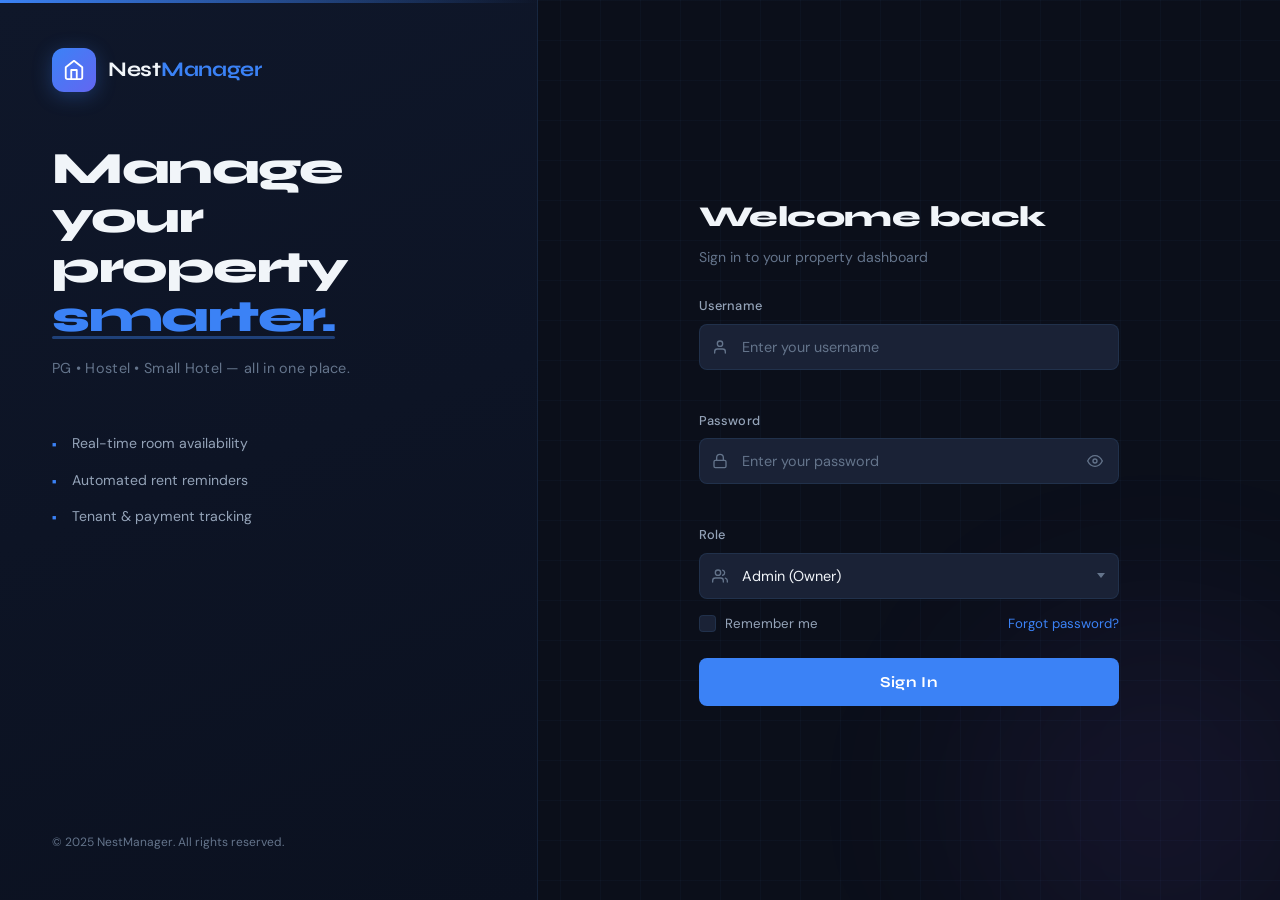
<file: nestmanager-frontend/pages/bookings/bookings.html>
<!DOCTYPE html>
<html lang="en">

<head>
    <meta charset="UTF-8" />
    <meta name="viewport" content="width=device-width, initial-scale=1.0" />
    <title>NestManager — Bookings</title>
    <link rel="preconnect" href="https://fonts.googleapis.com" />
    <link rel="preconnect" href="https://fonts.gstatic.com" crossorigin />
    <link
        href="https://fonts.googleapis.com/css2?family=Syne:wght@400;600;700;800&family=DM+Sans:wght@300;400;500&display=swap"
        rel="stylesheet" />
    <link rel="stylesheet" href="bookings.css" />
</head>

<body>

    <!-- ===================== SIDEBAR ===================== -->
    <aside class="sidebar" id="sidebar">
        <div class="sidebar-top">
            <div class="sidebar-logo">
                <div class="logo-icon">
                    <svg width="20" height="20" viewBox="0 0 24 24" fill="none" stroke="currentColor" stroke-width="2"
                        stroke-linecap="round" stroke-linejoin="round">
                        <path d="M3 9l9-7 9 7v11a2 2 0 0 1-2 2H5a2 2 0 0 1-2-2z" />
                        <polyline points="9 22 9 12 15 12 15 22" />
                    </svg>
                </div>
                <span class="logo-text">Nest<em>Manager</em></span>
            </div>
            <nav class="sidebar-nav" aria-label="Main navigation">
                <span class="nav-section-label">Main</span>
                <a href="../dashboard/dashboard.html" class="nav-item">
                    <span class="nav-icon"><svg width="16" height="16" viewBox="0 0 24 24" fill="none"
                            stroke="currentColor" stroke-width="2" stroke-linecap="round" stroke-linejoin="round">
                            <rect x="3" y="3" width="7" height="7" />
                            <rect x="14" y="3" width="7" height="7" />
                            <rect x="14" y="14" width="7" height="7" />
                            <rect x="3" y="14" width="7" height="7" />
                        </svg></span>
                    <span class="nav-label">Dashboard</span>
                </a>
                <a href="../rooms/rooms.html" class="nav-item">
                    <span class="nav-icon"><svg width="16" height="16" viewBox="0 0 24 24" fill="none"
                            stroke="currentColor" stroke-width="2" stroke-linecap="round" stroke-linejoin="round">
                            <path d="M3 9l9-7 9 7v11a2 2 0 0 1-2 2H5a2 2 0 0 1-2-2z" />
                            <polyline points="9 22 9 12 15 12 15 22" />
                        </svg></span>
                    <span class="nav-label">Rooms &amp; Beds</span>
                </a>
                <a href="../tenants/tenants.html" class="nav-item">
                    <span class="nav-icon"><svg width="16" height="16" viewBox="0 0 24 24" fill="none"
                            stroke="currentColor" stroke-width="2" stroke-linecap="round" stroke-linejoin="round">
                            <path d="M17 21v-2a4 4 0 0 0-4-4H5a4 4 0 0 0-4 4v2" />
                            <circle cx="9" cy="7" r="4" />
                            <path d="M23 21v-2a4 4 0 0 0-3-3.87" />
                            <path d="M16 3.13a4 4 0 0 1 0 7.75" />
                        </svg></span>
                    <span class="nav-label">Tenants</span>
                </a>
                <a href="bookings.html" class="nav-item active">
                    <span class="nav-icon"><svg width="16" height="16" viewBox="0 0 24 24" fill="none"
                            stroke="currentColor" stroke-width="2" stroke-linecap="round" stroke-linejoin="round">
                            <rect x="3" y="4" width="18" height="18" rx="2" ry="2" />
                            <line x1="16" y1="2" x2="16" y2="6" />
                            <line x1="8" y1="2" x2="8" y2="6" />
                            <line x1="3" y1="10" x2="21" y2="10" />
                        </svg></span>
                    <span class="nav-label">Bookings</span>
                </a>
                <span class="nav-section-label">Finance</span>
                <a href="../payments/payments.html" class="nav-item">
                    <span class="nav-icon"><svg width="16" height="16" viewBox="0 0 24 24" fill="none"
                            stroke="currentColor" stroke-width="2" stroke-linecap="round" stroke-linejoin="round">
                            <line x1="12" y1="1" x2="12" y2="23" />
                            <path d="M17 5H9.5a3.5 3.5 0 0 0 0 7h5a3.5 3.5 0 0 1 0 7H6" />
                        </svg></span>
                    <span class="nav-label">Payments</span>
                </a>
                <a href="../reports/reports.html" class="nav-item">
                    <span class="nav-icon"><svg width="16" height="16" viewBox="0 0 24 24" fill="none"
                            stroke="currentColor" stroke-width="2" stroke-linecap="round" stroke-linejoin="round">
                            <line x1="18" y1="20" x2="18" y2="10" />
                            <line x1="12" y1="20" x2="12" y2="4" />
                            <line x1="6" y1="20" x2="6" y2="14" />
                        </svg></span>
                    <span class="nav-label">Reports</span>
                </a>
                <span class="nav-section-label">System</span>
                <a href="../notifications/notifications.html" class="nav-item">
                    <span class="nav-icon"><svg width="16" height="16" viewBox="0 0 24 24" fill="none"
                            stroke="currentColor" stroke-width="2" stroke-linecap="round" stroke-linejoin="round">
                            <path d="M18 8A6 6 0 0 0 6 8c0 7-3 9-3 9h18s-3-2-3-9" />
                            <path d="M13.73 21a2 2 0 0 1-3.46 0" />
                        </svg></span>
                    <span class="nav-label">Notifications</span>
                </a>
                <a href="../settings/settings.html" class="nav-item">
                    <span class="nav-icon"><svg width="16" height="16" viewBox="0 0 24 24" fill="none"
                            stroke="currentColor" stroke-width="2" stroke-linecap="round" stroke-linejoin="round">
                            <circle cx="12" cy="12" r="3" />
                            <path
                                d="M19.4 15a1.65 1.65 0 0 0 .33 1.82l.06.06a2 2 0 0 1-2.83 2.83l-.06-.06a1.65 1.65 0 0 0-1.82-.33 1.65 1.65 0 0 0-1 1.51V21a2 2 0 0 1-4 0v-.09A1.65 1.65 0 0 0 9 19.4a1.65 1.65 0 0 0-1.82.33l-.06.06a2 2 0 0 1-2.83-2.83l.06-.06A1.65 1.65 0 0 0 4.68 15a1.65 1.65 0 0 0-1.51-1H3a2 2 0 0 1 0-4h.09A1.65 1.65 0 0 0 4.6 9a1.65 1.65 0 0 0-.33-1.82l-.06-.06a2 2 0 0 1 2.83-2.83l.06.06A1.65 1.65 0 0 0 9 4.68a1.65 1.65 0 0 0 1-1.51V3a2 2 0 0 1 4 0v.09a1.65 1.65 0 0 0 1 1.51 1.65 1.65 0 0 0 1.82-.33l.06-.06a2 2 0 0 1 2.83 2.83l-.06.06A1.65 1.65 0 0 0 19.4 9a1.65 1.65 0 0 0 1.51 1H21a2 2 0 0 1 0 4h-.09a1.65 1.65 0 0 0-1.51 1z" />
                        </svg></span>
                    <span class="nav-label">Settings</span>
                </a>
            </nav>
        </div>
        <div class="sidebar-user">
            <div class="user-avatar" id="user-avatar">--</div>
            <div class="user-info">
                <span class="user-name" id="user-name">Loading...</span>
                <span class="user-role" id="user-role">--</span>
            </div>
            <button class="logout-btn" id="logout-btn" title="Sign out" aria-label="Sign out">
                <svg width="15" height="15" viewBox="0 0 24 24" fill="none" stroke="currentColor" stroke-width="2"
                    stroke-linecap="round" stroke-linejoin="round">
                    <path d="M9 21H5a2 2 0 0 1-2-2V5a2 2 0 0 1 2-2h4" />
                    <polyline points="16 17 21 12 16 7" />
                    <line x1="21" y1="12" x2="9" y2="12" />
                </svg>
            </button>
        </div>
    </aside>

    <div class="sidebar-overlay" id="sidebar-overlay"></div>

    <!-- ===================== MAIN ===================== -->
    <div class="main-wrap">

        <header class="topbar">
            <button class="menu-toggle" id="menu-toggle" aria-label="Toggle sidebar">
                <svg width="18" height="18" viewBox="0 0 24 24" fill="none" stroke="currentColor" stroke-width="2"
                    stroke-linecap="round" stroke-linejoin="round">
                    <line x1="3" y1="6" x2="21" y2="6" />
                    <line x1="3" y1="12" x2="21" y2="12" />
                    <line x1="3" y1="18" x2="21" y2="18" />
                </svg>
            </button>
            <div class="topbar-title">Bookings</div>
            <div class="topbar-right">
                <div class="topbar-date" id="topbar-date"></div>
                <button class="topbar-icon-btn" id="refresh-btn" title="Refresh" aria-label="Refresh bookings">
                    <svg width="15" height="15" viewBox="0 0 24 24" fill="none" stroke="currentColor" stroke-width="2"
                        stroke-linecap="round" stroke-linejoin="round">
                        <polyline points="23 4 23 10 17 10" />
                        <polyline points="1 20 1 14 7 14" />
                        <path d="M3.51 9a9 9 0 0 1 14.85-3.36L23 10M1 14l4.64 4.36A9 9 0 0 0 20.49 15" />
                    </svg>
                </button>
            </div>
        </header>

        <main class="main-content">

            <!-- Page header -->
            <div class="page-header">
                <div>
                    <h1 class="page-title">Bookings</h1>
                    <p class="page-sub" id="page-sub">Manage all room bookings and allocations</p>
                </div>
                <button class="btn btn-primary" id="add-booking-btn">
                    <svg width="14" height="14" viewBox="0 0 24 24" fill="none" stroke="currentColor" stroke-width="2.5"
                        stroke-linecap="round" stroke-linejoin="round">
                        <line x1="12" y1="5" x2="12" y2="19" />
                        <line x1="5" y1="12" x2="19" y2="12" />
                    </svg>
                    New Booking
                </button>
            </div>

            <!-- Summary strip -->
            <div class="summary-strip">
                <div class="summary-item">
                    <span class="summary-value" id="sum-total">--</span>
                    <span class="summary-label">Total Bookings</span>
                </div>
                <div class="summary-divider"></div>
                <div class="summary-item">
                    <span class="summary-value summary-value--green" id="sum-confirmed">--</span>
                    <span class="summary-label">Confirmed</span>
                </div>
                <div class="summary-divider"></div>
                <div class="summary-item">
                    <span class="summary-value summary-value--yellow" id="sum-pending">--</span>
                    <span class="summary-label">Pending</span>
                </div>
                <div class="summary-divider"></div>
                <div class="summary-item">
                    <span class="summary-value summary-value--red" id="sum-cancelled">--</span>
                    <span class="summary-label">Cancelled</span>
                </div>
                <div class="summary-divider"></div>
                <div class="summary-item">
                    <span class="summary-value summary-value--purple" id="sum-checkedin">--</span>
                    <span class="summary-label">Checked In</span>
                </div>
                <div class="summary-divider"></div>
                <div class="summary-item">
                    <span class="summary-value summary-value--blue" id="sum-revenue">--</span>
                    <span class="summary-label">Total Revenue</span>
                </div>
            </div>

            <!-- Toolbar -->
            <div class="toolbar">
                <div class="filters">
                    <button class="filter-btn active" data-filter="ALL">All</button>
                    <button class="filter-btn" data-filter="CONFIRMED">Confirmed</button>
                    <button class="filter-btn" data-filter="PENDING">Pending</button>
                    <button class="filter-btn" data-filter="CHECKED_IN">Checked In</button>
                    <button class="filter-btn" data-filter="CHECKED_OUT">Checked Out</button>
                    <button class="filter-btn" data-filter="CANCELLED">Cancelled</button>
                </div>
                <div class="toolbar-right">
                    <input type="month" id="month-filter" class="filter-select" aria-label="Filter by month" />
                    <div class="search-wrap">
                        <svg class="search-icon" width="14" height="14" viewBox="0 0 24 24" fill="none"
                            stroke="currentColor" stroke-width="2" stroke-linecap="round" stroke-linejoin="round">
                            <circle cx="11" cy="11" r="8" />
                            <line x1="21" y1="21" x2="16.65" y2="16.65" />
                        </svg>
                        <input type="text" id="search-input" class="search-input"
                            placeholder="Search guest, room, ID..." aria-label="Search bookings" />
                    </div>
                </div>
            </div>

            <!-- Bookings table -->
            <div class="table-panel">
                <table class="bookings-table">
                    <thead>
                        <tr>
                            <th>Booking ID</th>
                            <th>Guest</th>
                            <th>Room</th>
                            <th>Type</th>
                            <th>Check-in</th>
                            <th>Check-out</th>
                            <th>Amount</th>
                            <th>Status</th>
                            <th>Actions</th>
                        </tr>
                    </thead>
                    <tbody id="bookings-tbody"></tbody>
                </table>

                <!-- Empty state -->
                <div class="empty-state hidden" id="empty-state">
                    <div class="empty-icon">
                        <svg width="44" height="44" viewBox="0 0 24 24" fill="none" stroke="currentColor"
                            stroke-width="1" stroke-linecap="round" stroke-linejoin="round">
                            <rect x="3" y="4" width="18" height="18" rx="2" ry="2" />
                            <line x1="16" y1="2" x2="16" y2="6" />
                            <line x1="8" y1="2" x2="8" y2="6" />
                            <line x1="3" y1="10" x2="21" y2="10" />
                        </svg>
                    </div>
                    <h3 class="empty-title">No bookings found</h3>
                    <p class="empty-sub">Try adjusting your filters or create a new booking.</p>
                    <button class="btn btn-primary" id="empty-add-btn">New Booking</button>
                </div>
            </div>

        </main>
    </div>

    <!-- ===================== ADD / EDIT BOOKING MODAL ===================== -->
    <div class="modal-overlay" id="booking-modal" role="dialog" aria-modal="true" aria-labelledby="modal-title">
        <div class="modal">
            <div class="modal-header">
                <h2 class="modal-title" id="modal-title">New Booking</h2>
                <button class="modal-close" id="modal-close" aria-label="Close modal">
                    <svg width="16" height="16" viewBox="0 0 24 24" fill="none" stroke="currentColor" stroke-width="2"
                        stroke-linecap="round" stroke-linejoin="round">
                        <line x1="18" y1="6" x2="6" y2="18" />
                        <line x1="6" y1="6" x2="18" y2="18" />
                    </svg>
                </button>
            </div>
            <div class="modal-body">
                <form id="booking-form" novalidate>
                    <input type="hidden" id="booking-id" />

                    <!-- Guest Info -->
                    <div class="form-section-label">Guest Information</div>
                    <div class="form-grid">
                        <div class="field-group">
                            <label class="field-label" for="f-guest-name">Guest Name <span
                                    class="required">*</span></label>
                            <input type="text" id="f-guest-name" class="field-input" placeholder="Full name" required />
                            <span class="field-error" id="err-guest-name"></span>
                        </div>
                        <div class="field-group">
                            <label class="field-label" for="f-guest-phone">Phone <span class="required">*</span></label>
                            <input type="tel" id="f-guest-phone" class="field-input" placeholder="+91 XXXXX XXXXX"
                                required />
                            <span class="field-error" id="err-guest-phone"></span>
                        </div>
                        <div class="field-group">
                            <label class="field-label" for="f-guest-email">Email</label>
                            <input type="email" id="f-guest-email" class="field-input"
                                placeholder="email@example.com" />
                        </div>
                        <div class="field-group">
                            <label class="field-label" for="f-guests-count">No. of Guests</label>
                            <input type="number" id="f-guests-count" class="field-input" placeholder="1" min="1"
                                max="10" value="1" />
                        </div>
                    </div>

                    <!-- Room & Stay -->
                    <div class="form-section-label">Room &amp; Stay Details</div>
                    <div class="form-grid">
                        <div class="field-group">
                            <label class="field-label" for="f-room">Room <span class="required">*</span></label>
                            <select id="f-room" class="field-input field-select">
                                <option value="">-- Select Room --</option>
                            </select>
                            <span class="field-error" id="err-room"></span>
                        </div>
                        <div class="field-group">
                            <label class="field-label" for="f-booking-type">Booking Type</label>
                            <select id="f-booking-type" class="field-input field-select">
                                <option value="MONTHLY">Monthly (Long-term)</option>
                                <option value="WEEKLY">Weekly</option>
                                <option value="DAILY">Daily (Short-term)</option>
                            </select>
                        </div>
                        <div class="field-group">
                            <label class="field-label" for="f-checkin">Check-in Date <span
                                    class="required">*</span></label>
                            <input type="date" id="f-checkin" class="field-input" required />
                            <span class="field-error" id="err-checkin"></span>
                        </div>
                        <div class="field-group">
                            <label class="field-label" for="f-checkout">Check-out Date</label>
                            <input type="date" id="f-checkout" class="field-input" />
                        </div>
                        <div class="field-group">
                            <label class="field-label" for="f-amount">Amount (₹) <span class="required">*</span></label>
                            <input type="number" id="f-amount" class="field-input" placeholder="e.g. 6000" min="0"
                                required />
                            <span class="field-error" id="err-amount"></span>
                        </div>
                        <div class="field-group">
                            <label class="field-label" for="f-advance">Advance Paid (₹)</label>
                            <input type="number" id="f-advance" class="field-input" placeholder="e.g. 2000" min="0" />
                        </div>
                        <div class="field-group">
                            <label class="field-label" for="f-status">Status</label>
                            <select id="f-status" class="field-input field-select">
                                <option value="CONFIRMED">Confirmed</option>
                                <option value="PENDING">Pending</option>
                                <option value="CHECKED_IN">Checked In</option>
                                <option value="CHECKED_OUT">Checked Out</option>
                                <option value="CANCELLED">Cancelled</option>
                            </select>
                        </div>
                        <div class="field-group">
                            <label class="field-label" for="f-payment-status">Payment Status</label>
                            <select id="f-payment-status" class="field-input field-select">
                                <option value="UNPAID">Unpaid</option>
                                <option value="PARTIAL">Partial</option>
                                <option value="PAID">Paid</option>
                            </select>
                        </div>
                    </div>

                    <div class="field-group">
                        <label class="field-label" for="f-notes">Special Requests / Notes</label>
                        <textarea id="f-notes" class="field-textarea"
                            placeholder="Any special requests or notes..."></textarea>
                    </div>

                    <div class="modal-footer">
                        <button type="button" class="btn btn-secondary" id="modal-cancel">Cancel</button>
                        <button type="submit" class="btn btn-primary" id="modal-submit">
                            <span id="submit-text">Create Booking</span>
                            <span class="btn-spinner hidden" id="submit-spinner"></span>
                        </button>
                    </div>
                </form>
            </div>
        </div>
    </div>

    <!-- ===================== BOOKING DETAIL MODAL ===================== -->
    <div class="modal-overlay" id="detail-modal" role="dialog" aria-modal="true" aria-labelledby="detail-title">
        <div class="modal modal--detail">
            <div class="modal-header">
                <h2 class="modal-title" id="detail-title">Booking Details</h2>
                <button class="modal-close" id="detail-close" aria-label="Close">
                    <svg width="16" height="16" viewBox="0 0 24 24" fill="none" stroke="currentColor" stroke-width="2"
                        stroke-linecap="round" stroke-linejoin="round">
                        <line x1="18" y1="6" x2="6" y2="18" />
                        <line x1="6" y1="6" x2="18" y2="18" />
                    </svg>
                </button>
            </div>
            <div class="modal-body" id="detail-body"></div>
        </div>
    </div>

    <!-- ===================== CANCEL CONFIRM MODAL ===================== -->
    <div class="modal-overlay" id="cancel-modal" role="dialog" aria-modal="true">
        <div class="modal modal--sm">
            <div class="modal-header">
                <h2 class="modal-title">Cancel Booking</h2>
                <button class="modal-close" id="cancel-modal-close" aria-label="Close">
                    <svg width="16" height="16" viewBox="0 0 24 24" fill="none" stroke="currentColor" stroke-width="2"
                        stroke-linecap="round" stroke-linejoin="round">
                        <line x1="18" y1="6" x2="6" y2="18" />
                        <line x1="6" y1="6" x2="18" y2="18" />
                    </svg>
                </button>
            </div>
            <div class="modal-body">
                <p class="confirm-msg">Are you sure you want to cancel booking <strong
                        id="cancel-booking-id">--</strong> for <strong id="cancel-guest-name">--</strong>? This action
                    cannot be undone.</p>
                <div class="modal-footer">
                    <button class="btn btn-secondary" id="cancel-no">Keep Booking</button>
                    <button class="btn btn-danger" id="cancel-yes">
                        <span id="cancel-text">Cancel Booking</span>
                        <span class="btn-spinner hidden" id="cancel-spinner"></span>
                    </button>
                </div>
            </div>
        </div>
    </div>

    <!-- Toast -->
    <div class="toast-container" id="toast-container" aria-live="polite"></div>

    <script src="bookings.js"></script>
</body>

</html>
</file>
<file: nestmanager-frontend/pages/bookings/bookings.css>
/* ============================================================
   bookings.css — NestManager Bookings Page
   ============================================================ */

:root {
    --bg: #0b0f1a;
    --surface: #111827;
    --surface2: #1a2236;
    --surface3: #1e2a3a;
    --border: rgba(99, 179, 255, 0.09);
    --border-hov: rgba(99, 179, 255, 0.2);

    --accent: #3b82f6;
    --accent-hov: #2563eb;
    --accent-dim: rgba(59, 130, 246, 0.12);

    --green: #10b981;
    --green-dim: rgba(16, 185, 129, 0.12);
    --red: #ef4444;
    --red-dim: rgba(239, 68, 68, 0.12);
    --yellow: #f59e0b;
    --yellow-dim: rgba(245, 158, 11, 0.12);
    --purple: #8b5cf6;
    --purple-dim: rgba(139, 92, 246, 0.12);
    --cyan: #06b6d4;
    --cyan-dim: rgba(6, 182, 212, 0.12);

    --text: #f1f5f9;
    --text2: #94a3b8;
    --text3: #64748b;
    --text4: #475569;

    --font-head: 'Syne', sans-serif;
    --font-body: 'DM Sans', sans-serif;
    --sidebar-w: 240px;
    --topbar-h: 60px;
    --radius: 14px;
    --radius-sm: 8px;
    --radius-xs: 6px;
    --shadow: 0 4px 24px rgba(0, 0, 0, 0.4);
    --transition: 0.2s ease;
}

*,
*::before,
*::after {
    box-sizing: border-box;
    margin: 0;
    padding: 0;
}

html,
body {
    height: 100%;
}

body {
    background: var(--bg);
    color: var(--text);
    font-family: var(--font-body);
    font-size: 14px;
    line-height: 1.6;
    display: flex;
    overflow: auto;
}

a {
    text-decoration: none;
    color: inherit;
}

button {
    cursor: pointer;
    font-family: var(--font-body);
}

::-webkit-scrollbar {
    width: 5px;
    height: 5px;
}

::-webkit-scrollbar-track {
    background: transparent;
}

::-webkit-scrollbar-thumb {
    background: var(--surface3);
    border-radius: 99px;
}

/* ================================================================
   SIDEBAR
   ================================================================ */
.sidebar {
    width: var(--sidebar-w);
    min-width: var(--sidebar-w);
    height: 100vh;
    background: var(--surface);
    border-right: 1px solid var(--border);
    display: flex;
    flex-direction: column;
    position: fixed;
    left: 0;
    top: 0;
    z-index: 200;
    transition: transform .3s ease;
}

.sidebar-top {
    flex: 1;
    display: flex;
    flex-direction: column;
    overflow: hidden;
}

.sidebar-logo {
    display: flex;
    align-items: center;
    gap: 11px;
    padding: 22px 20px 18px;
    border-bottom: 1px solid var(--border);
}

.logo-icon {
    width: 36px;
    height: 36px;
    background: linear-gradient(135deg, var(--accent), #6366f1);
    border-radius: 10px;
    display: flex;
    align-items: center;
    justify-content: center;
    color: #fff;
    flex-shrink: 0;
}

.logo-text {
    font-family: var(--font-head);
    font-size: 1.05rem;
    font-weight: 700;
    letter-spacing: -0.2px;
}

.logo-text em {
    font-style: normal;
    color: var(--accent);
}

.sidebar-nav {
    flex: 1;
    padding: 10px;
    overflow-y: auto;
    display: flex;
    flex-direction: column;
    gap: 2px;
}

.nav-section-label {
    font-size: .65rem;
    font-weight: 600;
    letter-spacing: .09em;
    text-transform: uppercase;
    color: var(--text4);
    padding: 10px 10px 4px;
    margin-top: 4px;
}

.nav-item {
    display: flex;
    align-items: center;
    gap: 10px;
    padding: 9px 12px;
    border-radius: var(--radius-sm);
    color: var(--text3);
    font-size: .86rem;
    transition: background var(--transition), color var(--transition);
    position: relative;
}

.nav-item:hover {
    background: var(--surface2);
    color: var(--text2);
}

.nav-item.active {
    background: var(--accent-dim);
    color: var(--accent);
    font-weight: 500;
}

.nav-item.active::before {
    content: '';
    position: absolute;
    left: 0;
    top: 50%;
    transform: translateY(-50%);
    width: 3px;
    height: 18px;
    background: var(--accent);
    border-radius: 0 3px 3px 0;
}

.nav-icon {
    display: flex;
    align-items: center;
    width: 18px;
    flex-shrink: 0;
}

.nav-label {
    flex: 1;
}

.sidebar-user {
    display: flex;
    align-items: center;
    gap: 10px;
    padding: 14px 16px;
    border-top: 1px solid var(--border);
}

.user-avatar {
    width: 32px;
    height: 32px;
    border-radius: 50%;
    background: linear-gradient(135deg, var(--accent), var(--purple));
    display: flex;
    align-items: center;
    justify-content: center;
    font-size: .75rem;
    font-weight: 700;
    color: #fff;
    flex-shrink: 0;
}

.user-info {
    flex: 1;
    display: flex;
    flex-direction: column;
    overflow: hidden;
}

.user-name {
    font-size: .82rem;
    font-weight: 500;
    color: var(--text);
    white-space: nowrap;
    overflow: hidden;
    text-overflow: ellipsis;
}

.user-role {
    font-size: .72rem;
    color: var(--text3);
}

.logout-btn {
    background: none;
    border: none;
    color: var(--text3);
    display: flex;
    align-items: center;
    padding: 6px;
    border-radius: var(--radius-xs);
    transition: background var(--transition), color var(--transition);
}

.logout-btn:hover {
    background: var(--red-dim);
    color: var(--red);
}

.sidebar-overlay {
    display: none;
    position: fixed;
    inset: 0;
    background: rgba(0, 0, 0, .6);
    z-index: 199;
    backdrop-filter: blur(2px);
}

.sidebar-overlay.visible {
    display: block;
}

/* ================================================================
   LAYOUT
   ================================================================ */
.main-wrap {
    margin-left: var(--sidebar-w);
    flex: 1;
    display: flex;
    flex-direction: column;
    height: 100vh;
    overflow: visible;
}

.topbar {
    height: var(--topbar-h);
    background: var(--surface);
    border-bottom: 1px solid var(--border);
    display: flex;
    align-items: center;
    padding: 0 24px;
    gap: 14px;
    flex-shrink: 0;
    z-index: 10;
}

.menu-toggle {
    display: none;
    background: none;
    border: none;
    color: var(--text2);
    padding: 6px;
    border-radius: var(--radius-xs);
    transition: background var(--transition);
}

.menu-toggle:hover {
    background: var(--surface2);
}

.topbar-title {
    flex: 1;
    font-family: var(--font-head);
    font-size: 1rem;
    font-weight: 700;
    color: var(--text);
}

.topbar-right {
    display: flex;
    align-items: center;
    gap: 8px;
}

.topbar-date {
    font-size: .78rem;
    color: var(--text3);
    padding: 0 10px;
}

.topbar-icon-btn {
    width: 34px;
    height: 34px;
    background: var(--surface2);
    border: 1px solid var(--border);
    border-radius: var(--radius-sm);
    color: var(--text2);
    display: flex;
    align-items: center;
    justify-content: center;
    border: none;
    transition: background var(--transition), color var(--transition);
}

.topbar-icon-btn:hover {
    background: var(--surface3);
    color: var(--text);
}

@keyframes spin {
    to {
        transform: rotate(360deg);
    }
}

.spinning svg {
    animation: spin .7s linear infinite;
}

.main-content {
    flex: 1;
    /* overflow-y: auto; */
    padding: 24px;
    display: flex;
    flex-direction: column;
    gap: 20px;
}

/* ================================================================
   PAGE HEADER
   ================================================================ */
.page-header {
    display: flex;
    align-items: flex-start;
    justify-content: space-between;
    gap: 16px;
    flex-wrap: wrap;
}

.page-title {
    font-family: var(--font-head);
    font-size: 1.5rem;
    font-weight: 800;
    letter-spacing: -.5px;
}

.page-sub {
    font-size: .78rem;
    color: var(--text3);
    margin-top: 3px;
}

/* ================================================================
   BUTTONS
   ================================================================ */
.btn {
    display: inline-flex;
    align-items: center;
    gap: 6px;
    padding: 8px 16px;
    border-radius: var(--radius-sm);
    font-family: var(--font-body);
    font-size: .82rem;
    font-weight: 500;
    border: none;
    transition: background var(--transition), box-shadow var(--transition);
    cursor: pointer;
}

.btn-primary {
    background: var(--accent);
    color: #fff;
}

.btn-primary:hover {
    background: var(--accent-hov);
    box-shadow: 0 4px 16px rgba(59, 130, 246, .3);
}

.btn-secondary {
    background: var(--surface2);
    color: var(--text2);
    border: 1px solid var(--border);
}

.btn-secondary:hover {
    background: var(--surface3);
    color: var(--text);
}

.btn-success {
    background: var(--green);
    color: #fff;
}

.btn-success:hover {
    background: #059669;
}

.btn-danger {
    background: var(--red);
    color: #fff;
}

.btn-danger:hover {
    background: #dc2626;
}

.btn-warning {
    background: var(--yellow);
    color: #1a1a1a;
}

.btn-warning:hover {
    background: #d97706;
}

.btn-sm {
    padding: 5px 10px;
    font-size: .76rem;
}

.btn:disabled {
    opacity: .6;
    cursor: not-allowed;
}

.btn-spinner {
    width: 13px;
    height: 13px;
    border: 2px solid rgba(255, 255, 255, .3);
    border-top-color: #fff;
    border-radius: 50%;
    animation: spin .7s linear infinite;
}

/* ================================================================
   SUMMARY STRIP
   ================================================================ */
.summary-strip {
    display: flex;
    align-items: center;
    background: var(--surface);
    border: 1px solid var(--border);
    border-radius: var(--radius);
    padding: 16px 24px;
    flex-wrap: wrap;
}

.summary-item {
    display: flex;
    flex-direction: column;
    align-items: center;
    flex: 1;
    min-width: 90px;
    padding: 4px 0;
}

.summary-value {
    font-family: var(--font-head);
    font-size: 1.5rem;
    font-weight: 800;
    color: var(--text);
    line-height: 1;
}

.summary-value--green {
    color: var(--green);
}

.summary-value--yellow {
    color: var(--yellow);
}

.summary-value--red {
    color: var(--red);
}

.summary-value--purple {
    color: var(--purple);
}

.summary-value--blue {
    color: var(--accent);
}

.summary-label {
    font-size: .72rem;
    color: var(--text3);
    margin-top: 3px;
    text-align: center;
}

.summary-divider {
    width: 1px;
    height: 40px;
    background: var(--border);
    flex-shrink: 0;
}

/* ================================================================
   TOOLBAR
   ================================================================ */
.toolbar {
    display: flex;
    align-items: center;
    justify-content: space-between;
    gap: 12px;
    flex-wrap: wrap;
}

.filters {
    display: flex;
    gap: 4px;
    flex-wrap: wrap;
}

.filter-btn {
    padding: 6px 14px;
    border-radius: 99px;
    background: var(--surface2);
    border: 1px solid var(--border);
    color: var(--text3);
    font-size: .78rem;
    font-weight: 500;
    font-family: var(--font-body);
    transition: all var(--transition);
    cursor: pointer;
}

.filter-btn:hover {
    border-color: var(--border-hov);
    color: var(--text2);
}

.filter-btn.active {
    background: var(--accent-dim);
    border-color: rgba(59, 130, 246, .4);
    color: var(--accent);
}

.toolbar-right {
    display: flex;
    align-items: center;
    gap: 8px;
    flex-wrap: wrap;
}

.filter-select {
    background: var(--surface2);
    border: 1px solid var(--border);
    border-radius: var(--radius-sm);
    color: var(--text2);
    font-family: var(--font-body);
    font-size: .82rem;
    padding: 6px 10px;
    outline: none;
    cursor: pointer;
}

.filter-select option {
    background: var(--surface2);
}

.search-wrap {
    position: relative;
    display: flex;
    align-items: center;
}

.search-icon {
    position: absolute;
    left: 10px;
    color: var(--text3);
    pointer-events: none;
}

.search-input {
    background: var(--surface2);
    border: 1px solid var(--border);
    border-radius: var(--radius-sm);
    color: var(--text);
    font-family: var(--font-body);
    font-size: .82rem;
    padding: 7px 12px 7px 32px;
    outline: none;
    width: 220px;
    transition: border-color var(--transition);
}

.search-input:focus {
    border-color: rgba(59, 130, 246, .5);
}

.search-input::placeholder {
    color: var(--text3);
}

/* ================================================================
   TABLE
   ================================================================ */
.table-panel {
    background: var(--surface);
    border: 1px solid var(--border);
    border-radius: var(--radius);
    overflow: hidden;
}

.bookings-table {
    width: 100%;
    border-collapse: collapse;
    font-size: .83rem;
}

.bookings-table th {
    text-align: left;
    padding: 11px 16px;
    background: var(--surface2);
    color: var(--text3);
    font-size: .7rem;
    font-weight: 600;
    letter-spacing: .06em;
    text-transform: uppercase;
    border-bottom: 1px solid var(--border);
    white-space: nowrap;
    position: sticky;
    top: 0;
    z-index: 1;
}

.bookings-table td {
    padding: 13px 16px;
    border-bottom: 1px solid var(--border);
    color: var(--text2);
    vertical-align: middle;
}

.bookings-table tr:last-child td {
    border-bottom: none;
}

.bookings-table tbody tr {
    transition: background var(--transition);
    cursor: pointer;
}

.bookings-table tbody tr:hover td {
    background: rgba(255, 255, 255, .025);
}

/* Booking ID cell */
.booking-id-cell {
    font-family: var(--font-head);
    font-size: .78rem;
    font-weight: 700;
    color: var(--text3);
}

/* Guest cell */
.guest-cell {
    display: flex;
    align-items: center;
    gap: 10px;
}

.guest-avatar {
    width: 32px;
    height: 32px;
    border-radius: 50%;
    display: flex;
    align-items: center;
    justify-content: center;
    font-size: .72rem;
    font-weight: 700;
    color: #fff;
    flex-shrink: 0;
}

.guest-name {
    font-size: .84rem;
    font-weight: 500;
    color: var(--text);
}

.guest-phone {
    font-size: .72rem;
    color: var(--text3);
    margin-top: 1px;
}

/* Room badge */
.room-badge {
    display: inline-flex;
    align-items: center;
    background: var(--accent-dim);
    color: var(--accent);
    border-radius: 6px;
    padding: 3px 9px;
    font-size: .74rem;
    font-weight: 600;
}

/* Booking type badge */
.type-badge {
    font-size: .68rem;
    font-weight: 600;
    padding: 2px 8px;
    border-radius: 99px;
}

.type-badge--monthly {
    background: var(--purple-dim);
    color: #a78bfa;
}

.type-badge--weekly {
    background: var(--cyan-dim);
    color: #22d3ee;
}

.type-badge--daily {
    background: var(--yellow-dim);
    color: #fbbf24;
}

/* Status badge */
.status-badge {
    font-size: .66rem;
    font-weight: 700;
    padding: 3px 9px;
    border-radius: 99px;
    text-transform: uppercase;
    letter-spacing: .04em;
    white-space: nowrap;
}

.status-badge--confirmed {
    background: var(--green-dim);
    color: #34d399;
}

.status-badge--pending {
    background: var(--yellow-dim);
    color: #fbbf24;
}

.status-badge--checked-in {
    background: var(--accent-dim);
    color: #60a5fa;
}

.status-badge--checked-out {
    background: var(--surface3);
    color: var(--text3);
}

.status-badge--cancelled {
    background: var(--red-dim);
    color: #f87171;
}

/* Payment badge */
.pay-badge {
    font-size: .65rem;
    font-weight: 600;
    padding: 2px 7px;
    border-radius: 4px;
    margin-left: 4px;
}

.pay-badge--paid {
    background: var(--green-dim);
    color: #34d399;
}

.pay-badge--partial {
    background: var(--yellow-dim);
    color: #fbbf24;
}

.pay-badge--unpaid {
    background: var(--red-dim);
    color: #f87171;
}

/* Table actions */
.table-actions {
    display: flex;
    gap: 5px;
    flex-wrap: nowrap;
}

/* ================================================================
   EMPTY STATE
   ================================================================ */
.empty-state {
    display: flex;
    flex-direction: column;
    align-items: center;
    justify-content: center;
    padding: 64px 20px;
    text-align: center;
    gap: 12px;
}

.empty-icon {
    color: var(--text4);
    margin-bottom: 4px;
}

.empty-title {
    font-family: var(--font-head);
    font-size: 1.05rem;
    font-weight: 700;
    color: var(--text2);
}

.empty-sub {
    font-size: .84rem;
    color: var(--text3);
}

/* ================================================================
   MODALS
   ================================================================ */
.modal-overlay {
    display: none;
    position: fixed;
    inset: 0;
    background: rgba(0, 0, 0, .7);
    z-index: 300;
    align-items: center;
    justify-content: center;
    padding: 20px;
    backdrop-filter: blur(4px);
}

.modal-overlay.open {
    display: flex;
}

.modal {
    background: var(--surface);
    border: 1px solid var(--border);
    border-radius: 16px;
    width: 100%;
    max-width: 580px;
    max-height: 90vh;
    overflow-y: auto;
    animation: modalIn .25s ease;
}

.modal--sm {
    max-width: 420px;
}

.modal--detail {
    max-width: 540px;
}

@keyframes modalIn {
    from {
        opacity: 0;
        transform: scale(.96) translateY(10px);
    }

    to {
        opacity: 1;
        transform: none;
    }
}

.modal-header {
    display: flex;
    align-items: center;
    justify-content: space-between;
    padding: 20px 24px 16px;
    border-bottom: 1px solid var(--border);
}

.modal-title {
    font-family: var(--font-head);
    font-size: 1rem;
    font-weight: 700;
}

.modal-close {
    width: 28px;
    height: 28px;
    border-radius: 6px;
    background: var(--surface2);
    border: none;
    color: var(--text2);
    display: flex;
    align-items: center;
    justify-content: center;
    transition: background var(--transition), color var(--transition);
}

.modal-close:hover {
    background: var(--red-dim);
    color: var(--red);
}

.modal-body {
    padding: 20px 24px 24px;
    display: flex;
    flex-direction: column;
    gap: 14px;
}

.modal-footer {
    display: flex;
    justify-content: flex-end;
    gap: 10px;
    margin-top: 8px;
}

/* Form */
.form-section-label {
    font-size: .7rem;
    font-weight: 700;
    letter-spacing: .08em;
    text-transform: uppercase;
    color: var(--text3);
    padding-bottom: 8px;
    border-bottom: 1px solid var(--border);
    margin-bottom: 2px;
}

.form-grid {
    display: grid;
    grid-template-columns: 1fr 1fr;
    gap: 14px;
}

.field-group {
    display: flex;
    flex-direction: column;
    gap: 6px;
}

.field-label {
    font-size: .78rem;
    font-weight: 500;
    color: var(--text2);
}

.required {
    color: var(--red);
}

.field-input {
    background: var(--surface2);
    border: 1px solid var(--border);
    border-radius: var(--radius-sm);
    color: var(--text);
    font-family: var(--font-body);
    font-size: .88rem;
    padding: 9px 12px;
    outline: none;
    transition: border-color var(--transition), box-shadow var(--transition);
    width: 100%;
}

.field-input:focus {
    border-color: rgba(59, 130, 246, .5);
    box-shadow: 0 0 0 3px rgba(59, 130, 246, .1);
}

.field-input.is-error {
    border-color: rgba(239, 68, 68, .5);
}

.field-select {
    cursor: pointer;
    appearance: none;
    -webkit-appearance: none;
}

.field-select option {
    background: var(--surface2);
}

.field-error {
    font-size: .73rem;
    color: #f87171;
    min-height: 16px;
}

.field-textarea {
    background: var(--surface2);
    border: 1px solid var(--border);
    border-radius: var(--radius-sm);
    color: var(--text);
    font-family: var(--font-body);
    font-size: .88rem;
    padding: 9px 12px;
    outline: none;
    resize: vertical;
    min-height: 70px;
    width: 100%;
    transition: border-color var(--transition);
}

.field-textarea:focus {
    border-color: rgba(59, 130, 246, .5);
}

/* Confirm msg */
.confirm-msg {
    font-size: .87rem;
    color: var(--text2);
    line-height: 1.6;
}

.confirm-msg strong {
    color: var(--text);
}

/* Detail modal */
.detail-header-row {
    display: flex;
    align-items: center;
    gap: 14px;
    padding-bottom: 16px;
    border-bottom: 1px solid var(--border);
    margin-bottom: 4px;
    flex-wrap: wrap;
}

.detail-booking-id {
    font-family: var(--font-head);
    font-size: .8rem;
    color: var(--text3);
}

.detail-guest-name {
    font-family: var(--font-head);
    font-size: 1.1rem;
    font-weight: 700;
}

.detail-guest-phone {
    font-size: .78rem;
    color: var(--text3);
    margin-top: 2px;
}

.detail-grid {
    display: grid;
    grid-template-columns: 1fr 1fr;
    gap: 10px;
}

.detail-item {
    background: var(--surface2);
    border-radius: var(--radius-sm);
    padding: 11px 13px;
}

.detail-item-label {
    font-size: .69rem;
    color: var(--text3);
    text-transform: uppercase;
    letter-spacing: .06em;
    margin-bottom: 3px;
}

.detail-item-value {
    font-size: .86rem;
    color: var(--text);
    font-weight: 500;
}

.detail-actions {
    display: flex;
    gap: 8px;
    margin-top: 4px;
    flex-wrap: wrap;
}

/* ================================================================
   TOAST
   ================================================================ */
.toast-container {
    position: fixed;
    bottom: 24px;
    right: 24px;
    z-index: 500;
    display: flex;
    flex-direction: column;
    gap: 8px;
    pointer-events: none;
}

.toast {
    background: var(--surface3);
    border: 1px solid var(--border);
    border-radius: 10px;
    padding: 12px 16px;
    display: flex;
    align-items: center;
    gap: 10px;
    font-size: .84rem;
    box-shadow: var(--shadow);
    animation: toastIn .3s ease;
    pointer-events: all;
    min-width: 240px;
    max-width: 360px;
}

@keyframes toastIn {
    from {
        opacity: 0;
        transform: translateX(20px);
    }

    to {
        opacity: 1;
        transform: none;
    }
}

.toast--success {
    border-left: 3px solid var(--green);
}

.toast--error {
    border-left: 3px solid var(--red);
}

.toast--info {
    border-left: 3px solid var(--accent);
}

.toast-icon {
    flex-shrink: 0;
}

.toast-msg {
    flex: 1;
    color: var(--text2);
}

/* ================================================================
   UTILITY
   ================================================================ */
.hidden {
    display: none !important;
}

/* ================================================================
   RESPONSIVE
   ================================================================ */
@media (max-width:768px) {
    .sidebar {
        transform: translateX(-100%);
    }

    .sidebar.open {
        transform: translateX(0);
    }

    .main-wrap {
        margin-left: 0;
    }

    .menu-toggle {
        display: flex;
    }

    .main-content {
        padding: 16px;
    }

    .form-grid {
        grid-template-columns: 1fr;
    }

    .detail-grid {
        grid-template-columns: 1fr;
    }

    .toolbar {
        flex-direction: column;
        align-items: flex-start;
    }

    .toolbar-right {
        width: 100%;
    }

    .search-input {
        width: 100%;
    }

    .topbar-date {
        display: none;
    }

    .summary-divider {
        display: none;
    }
}

@media (max-width:1000px) {

    .bookings-table th:nth-child(4),
    .bookings-table td:nth-child(4) {
        display: none;
    }
}

@media (max-width:800px) {

    .bookings-table th:nth-child(6),
    .bookings-table td:nth-child(6) {
        display: none;
    }
}
</file>
<file: nestmanager-frontend/pages/login/login.css>
/* ============================================================
   login.css — NestManager Login Page
   ============================================================ */

/* ---- CSS Variables ---- */
:root {
    --bg: #0b0f1a;
    --surface: #111827;
    --surface2: #1a2236;
    --surface3: #1f2d42;
    --border: rgba(99, 179, 255, 0.1);
    --border-focus: rgba(59, 130, 246, 0.5);

    --accent: #3b82f6;
    --accent-hov: #2563eb;
    --accent-dim: rgba(59, 130, 246, 0.12);

    --green: #10b981;
    --green-dim: rgba(16, 185, 129, 0.12);
    --red: #ef4444;
    --red-dim: rgba(239, 68, 68, 0.12);

    --text: #f1f5f9;
    --text2: #94a3b8;
    --text3: #64748b;

    --font-head: 'Syne', sans-serif;
    --font-body: 'DM Sans', sans-serif;

    --radius: 14px;
    --radius-sm: 8px;
    --radius-xs: 6px;

    --transition: 0.2s ease;
}

/* ---- Reset ---- */
*,
*::before,
*::after {
    box-sizing: border-box;
    margin: 0;
    padding: 0;
}

html,
body {
    height: 100%;
}

body {
    background-color: var(--bg);
    color: var(--text);
    font-family: var(--font-body);
    font-size: 15px;
    line-height: 1.6;
    overflow: hidden;
}

/* ---- Background decorations ---- */
.bg-grid {
    position: fixed;
    inset: 0;
    background-image:
        linear-gradient(rgba(99, 179, 255, 0.03) 1px, transparent 1px),
        linear-gradient(90deg, rgba(99, 179, 255, 0.03) 1px, transparent 1px);
    background-size: 40px 40px;
    pointer-events: none;
    z-index: 0;
}

.blob {
    position: fixed;
    border-radius: 50%;
    filter: blur(90px);
    pointer-events: none;
    z-index: 0;
    animation: blobDrift 12s ease-in-out infinite alternate;
}

.blob-1 {
    width: 480px;
    height: 480px;
    background: rgba(59, 130, 246, 0.08);
    top: -120px;
    left: -100px;
    animation-duration: 14s;
}

.blob-2 {
    width: 360px;
    height: 360px;
    background: rgba(139, 92, 246, 0.07);
    bottom: -80px;
    right: -60px;
    animation-duration: 10s;
    animation-delay: -4s;
}

@keyframes blobDrift {
    from {
        transform: translate(0, 0) scale(1);
    }

    to {
        transform: translate(30px, 20px) scale(1.06);
    }
}

/* ---- Page layout ---- */
.page-wrap {
    position: relative;
    z-index: 1;
    display: flex;
    height: 100vh;
    overflow: hidden;
}

/* ---- Brand panel (left) ---- */
.brand-panel {
    width: 42%;
    min-width: 320px;
    background: linear-gradient(160deg, #0f172a 0%, #0b1120 100%);
    border-right: 1px solid var(--border);
    display: flex;
    flex-direction: column;
    justify-content: space-between;
    padding: 48px 52px;
    position: relative;
    overflow: hidden;
    animation: panelIn 0.6s ease both;
}

.brand-panel::before {
    content: '';
    position: absolute;
    top: 0;
    left: 0;
    right: 0;
    height: 3px;
    background: linear-gradient(90deg, var(--accent), transparent);
}

@keyframes panelIn {
    from {
        opacity: 0;
        transform: translateX(-20px);
    }

    to {
        opacity: 1;
        transform: translateX(0);
    }
}

.brand-content {
    display: flex;
    flex-direction: column;
    gap: 52px;
}

/* Logo */
.logo {
    display: flex;
    align-items: center;
    gap: 12px;
    animation: fadeUp 0.5s ease 0.1s both;
}

.logo-icon {
    width: 44px;
    height: 44px;
    background: linear-gradient(135deg, var(--accent), #6366f1);
    border-radius: 12px;
    display: flex;
    align-items: center;
    justify-content: center;
    color: #fff;
    flex-shrink: 0;
    box-shadow: 0 4px 20px rgba(59, 130, 246, 0.3);
}

.logo-text {
    font-family: var(--font-head);
    font-size: 1.3rem;
    font-weight: 700;
    letter-spacing: -0.3px;
    color: var(--text);
}

.logo-text em {
    font-style: normal;
    color: var(--accent);
}

/* Brand headline */
.brand-headline {
    animation: fadeUp 0.5s ease 0.2s both;
}

.brand-headline h1 {
    font-family: var(--font-head);
    font-size: 2.8rem;
    font-weight: 800;
    line-height: 1.1;
    letter-spacing: -1.5px;
    color: var(--text);
    margin-bottom: 16px;
}

.accent-word {
    color: var(--accent);
    position: relative;
    display: inline-block;
}

.accent-word::after {
    content: '';
    position: absolute;
    bottom: 2px;
    left: 0;
    right: 0;
    height: 3px;
    background: var(--accent);
    border-radius: 2px;
    opacity: 0.4;
}

.brand-sub {
    font-size: 0.9rem;
    color: var(--text3);
    letter-spacing: 0.02em;
}

/* Feature list */
.feature-list {
    display: flex;
    flex-direction: column;
    gap: 14px;
    animation: fadeUp 0.5s ease 0.3s both;
}

.feature-item {
    display: flex;
    align-items: center;
    gap: 12px;
    font-size: 0.88rem;
    color: var(--text2);
}

.feat-icon {
    width: 8px;
    height: 8px;
    font-size: 7px;
    color: var(--accent);
    flex-shrink: 0;
}

/* Brand footer */
.brand-footer {
    font-size: 0.75rem;
    color: var(--text3);
    animation: fadeUp 0.5s ease 0.4s both;
}

/* ---- Form panel (right) ---- */
.form-panel {
    flex: 1;
    display: flex;
    align-items: center;
    justify-content: center;
    padding: 40px 24px;
    overflow-y: auto;
    animation: formIn 0.6s ease 0.15s both;
}

@keyframes formIn {
    from {
        opacity: 0;
        transform: translateX(20px);
    }

    to {
        opacity: 1;
        transform: translateX(0);
    }
}

.form-card {
    width: 100%;
    max-width: 420px;
    display: flex;
    flex-direction: column;
    gap: 28px;
}

/* Form header */
.form-header {
    animation: fadeUp 0.5s ease 0.25s both;
}

.form-header h2 {
    font-family: var(--font-head);
    font-size: 1.8rem;
    font-weight: 800;
    letter-spacing: -0.5px;
    color: var(--text);
    margin-bottom: 6px;
}

.form-header p {
    font-size: 0.88rem;
    color: var(--text3);
}

/* ---- Alert messages ---- */
.alert {
    display: none;
    align-items: flex-start;
    gap: 10px;
    padding: 12px 14px;
    border-radius: var(--radius-sm);
    font-size: 0.85rem;
    line-height: 1.4;
    animation: alertSlide 0.3s ease both;
}

.alert.show {
    display: flex;
}

@keyframes alertSlide {
    from {
        opacity: 0;
        transform: translateY(-6px);
    }

    to {
        opacity: 1;
        transform: translateY(0);
    }
}

.alert-error {
    background: var(--red-dim);
    border: 1px solid rgba(239, 68, 68, 0.25);
    color: #fca5a5;
}

.alert-success {
    background: var(--green-dim);
    border: 1px solid rgba(16, 185, 129, 0.25);
    color: #6ee7b7;
}

.alert-icon {
    font-size: 1rem;
    margin-top: 1px;
    flex-shrink: 0;
}

/* ---- Form ---- */
form {
    display: flex;
    flex-direction: column;
    gap: 18px;
    animation: fadeUp 0.5s ease 0.3s both;
}

/* Field group */
.field-group {
    display: flex;
    flex-direction: column;
    gap: 7px;
}

.field-label {
    font-size: 0.8rem;
    font-weight: 500;
    color: var(--text2);
    letter-spacing: 0.01em;
}

/* Input wrapper */
.input-wrap {
    position: relative;
    display: flex;
    align-items: center;
}

.input-icon {
    position: absolute;
    left: 13px;
    color: var(--text3);
    display: flex;
    align-items: center;
    pointer-events: none;
    transition: color var(--transition);
}

.field-input {
    width: 100%;
    height: 46px;
    background: var(--surface2);
    border: 1px solid var(--border);
    border-radius: var(--radius-sm);
    color: var(--text);
    font-family: var(--font-body);
    font-size: 0.9rem;
    padding: 0 44px 0 42px;
    outline: none;
    transition: border-color var(--transition), box-shadow var(--transition), background var(--transition);
    appearance: none;
    -webkit-appearance: none;
}

.field-input::placeholder {
    color: var(--text3);
}

.field-input:focus {
    border-color: var(--border-focus);
    background: var(--surface3);
    box-shadow: 0 0 0 3px rgba(59, 130, 246, 0.1);
}

.field-input:focus+.input-icon,
.input-wrap:focus-within .input-icon {
    color: var(--accent);
}

/* Input error state */
.field-input.is-error {
    border-color: rgba(239, 68, 68, 0.5);
    box-shadow: 0 0 0 3px var(--red-dim);
}

.field-error {
    font-size: 0.75rem;
    color: #f87171;
    min-height: 16px;
    display: block;
}

/* Select */
.select-wrap::after {
    content: '';
    position: absolute;
    right: 14px;
    width: 0;
    height: 0;
    border-left: 4px solid transparent;
    border-right: 4px solid transparent;
    border-top: 5px solid var(--text3);
    pointer-events: none;
}

.field-select {
    cursor: pointer;
}

.field-select option {
    background: var(--surface2);
    color: var(--text);
}

/* Password toggle */
.toggle-pass {
    position: absolute;
    right: 12px;
    background: none;
    border: none;
    color: var(--text3);
    cursor: pointer;
    display: flex;
    align-items: center;
    padding: 4px;
    border-radius: 4px;
    transition: color var(--transition), background var(--transition);
}

.toggle-pass:hover {
    color: var(--text2);
    background: rgba(255, 255, 255, 0.05);
}

/* ---- Form options row ---- */
.form-options {
    display: flex;
    align-items: center;
    justify-content: space-between;
    margin-top: -4px;
}

/* Checkbox */
.checkbox-label {
    display: flex;
    align-items: center;
    gap: 9px;
    cursor: pointer;
    font-size: 0.83rem;
    color: var(--text2);
    user-select: none;
}

.checkbox-label input[type="checkbox"] {
    display: none;
}

.checkbox-custom {
    width: 17px;
    height: 17px;
    border: 1.5px solid var(--border);
    border-radius: 4px;
    background: var(--surface2);
    display: flex;
    align-items: center;
    justify-content: center;
    transition: all var(--transition);
    flex-shrink: 0;
}

.checkbox-label input:checked+.checkbox-custom {
    background: var(--accent);
    border-color: var(--accent);
}

.checkbox-label input:checked+.checkbox-custom::after {
    content: '';
    width: 4px;
    height: 7px;
    border-right: 2px solid #fff;
    border-bottom: 2px solid #fff;
    transform: rotate(45deg) translate(-1px, -1px);
    display: block;
}

/* Forgot link */
.forgot-link {
    font-size: 0.83rem;
    color: var(--accent);
    text-decoration: none;
    transition: color var(--transition);
}

.forgot-link:hover {
    color: var(--accent-hov);
    text-decoration: underline;
}

/* ---- Login button ---- */
.btn-login {
    width: 100%;
    height: 48px;
    background: var(--accent);
    border: none;
    border-radius: var(--radius-sm);
    color: #fff;
    font-family: var(--font-head);
    font-size: 0.95rem;
    font-weight: 700;
    letter-spacing: 0.02em;
    cursor: pointer;
    display: flex;
    align-items: center;
    justify-content: center;
    gap: 10px;
    margin-top: 6px;
    position: relative;
    overflow: hidden;
    transition: background var(--transition), transform var(--transition), box-shadow var(--transition);
}

.btn-login::before {
    content: '';
    position: absolute;
    inset: 0;
    background: linear-gradient(90deg, transparent, rgba(255, 255, 255, 0.08), transparent);
    transform: translateX(-100%);
    transition: transform 0.5s ease;
}

.btn-login:hover::before {
    transform: translateX(100%);
}

.btn-login:hover {
    background: var(--accent-hov);
    box-shadow: 0 6px 24px rgba(59, 130, 246, 0.35);
}

.btn-login:active {
    transform: scale(0.99);
}

.btn-login:disabled {
    opacity: 0.65;
    cursor: not-allowed;
    transform: none;
}

/* Button spinner */
.btn-spinner {
    display: none;
    width: 18px;
    height: 18px;
    border: 2px solid rgba(255, 255, 255, 0.3);
    border-top-color: #fff;
    border-radius: 50%;
    animation: spin 0.7s linear infinite;
    flex-shrink: 0;
}

.btn-login.loading .btn-text {
    opacity: 0.7;
}

.btn-login.loading .btn-spinner {
    display: block;
}

@keyframes spin {
    to {
        transform: rotate(360deg);
    }
}

/* ---- Utility animations ---- */
@keyframes fadeUp {
    from {
        opacity: 0;
        transform: translateY(12px);
    }

    to {
        opacity: 1;
        transform: translateY(0);
    }
}

/* ---- Responsive ---- */
@media (max-width: 768px) {
    body {
        overflow: auto;
    }

    .page-wrap {
        flex-direction: column;
        height: auto;
        min-height: 100vh;
    }

    .brand-panel {
        width: 100%;
        min-width: unset;
        padding: 32px 28px;
        border-right: none;
        border-bottom: 1px solid var(--border);
    }

    .brand-panel::before {
        width: 100%;
    }

    .brand-content {
        gap: 28px;
    }

    .brand-headline h1 {
        font-size: 2rem;
    }

    .feature-list {
        display: none;
    }

    .brand-footer {
        display: none;
    }

    .form-panel {
        padding: 36px 20px 48px;
    }
}

@media (max-width: 420px) {
    .form-options {
        flex-direction: column;
        align-items: flex-start;
        gap: 10px;
    }
}
</file>
<file: nestmanager-frontend/pages/notifications/notifications.css>
/* ============================================================
   notifications.css — NestManager Notifications Page
   ============================================================ */
:root {
    --bg: #0b0f1a;
    --surface: #111827;
    --surface2: #1a2236;
    --surface3: #1e2a3a;
    --border: rgba(99, 179, 255, 0.09);
    --border-hov: rgba(99, 179, 255, 0.2);
    --accent: #3b82f6;
    --accent-hov: #2563eb;
    --accent-dim: rgba(59, 130, 246, 0.12);
    --green: #10b981;
    --green-dim: rgba(16, 185, 129, 0.12);
    --red: #ef4444;
    --red-dim: rgba(239, 68, 68, 0.12);
    --yellow: #f59e0b;
    --yellow-dim: rgba(245, 158, 11, 0.12);
    --purple: #8b5cf6;
    --purple-dim: rgba(139, 92, 246, 0.12);
    --cyan: #06b6d4;
    --cyan-dim: rgba(6, 182, 212, 0.12);
    --text: #f1f5f9;
    --text2: #94a3b8;
    --text3: #64748b;
    --text4: #475569;
    --font-head: 'Syne', sans-serif;
    --font-body: 'DM Sans', sans-serif;
    --sidebar-w: 240px;
    --topbar-h: 60px;
    --radius: 14px;
    --radius-sm: 8px;
    --radius-xs: 6px;
    --shadow: 0 4px 24px rgba(0, 0, 0, 0.4);
    --transition: 0.2s ease;
}

*,
*::before,
*::after {
    box-sizing: border-box;
    margin: 0;
    padding: 0;
}

html {
    height: 100%;
}

body {
    background: var(--bg);
    color: var(--text);
    font-family: var(--font-body);
    font-size: 14px;
    line-height: 1.6;
    display: flex;
    min-height: 100%;
}

a {
    text-decoration: none;
    color: inherit;
}

button {
    cursor: pointer;
    font-family: var(--font-body);
}

::-webkit-scrollbar {
    width: 5px;
    height: 5px;
}

::-webkit-scrollbar-track {
    background: transparent;
}

::-webkit-scrollbar-thumb {
    background: var(--surface3);
    border-radius: 99px;
}

/* SIDEBAR */
.sidebar {
    width: var(--sidebar-w);
    min-width: var(--sidebar-w);
    height: 100vh;
    background: var(--surface);
    border-right: 1px solid var(--border);
    display: flex;
    flex-direction: column;
    position: fixed;
    left: 0;
    top: 0;
    z-index: 200;
    transition: transform .3s ease;
}

.sidebar-top {
    flex: 1;
    display: flex;
    flex-direction: column;
    overflow: hidden;
}

.sidebar-logo {
    display: flex;
    align-items: center;
    gap: 11px;
    padding: 22px 20px 18px;
    border-bottom: 1px solid var(--border);
}

.logo-icon {
    width: 36px;
    height: 36px;
    background: linear-gradient(135deg, var(--accent), #6366f1);
    border-radius: 10px;
    display: flex;
    align-items: center;
    justify-content: center;
    color: #fff;
    flex-shrink: 0;
}

.logo-text {
    font-family: var(--font-head);
    font-size: 1.05rem;
    font-weight: 700;
    letter-spacing: -0.2px;
}

.logo-text em {
    font-style: normal;
    color: var(--accent);
}

.sidebar-nav {
    flex: 1;
    padding: 10px;
    overflow-y: auto;
    display: flex;
    flex-direction: column;
    gap: 2px;
}

.nav-section-label {
    font-size: .65rem;
    font-weight: 600;
    letter-spacing: .09em;
    text-transform: uppercase;
    color: var(--text4);
    padding: 10px 10px 4px;
    margin-top: 4px;
}

.nav-item {
    display: flex;
    align-items: center;
    gap: 10px;
    padding: 9px 12px;
    border-radius: var(--radius-sm);
    color: var(--text3);
    font-size: .86rem;
    transition: background var(--transition), color var(--transition);
    position: relative;
}

.nav-item:hover {
    background: var(--surface2);
    color: var(--text2);
}

.nav-item.active {
    background: var(--accent-dim);
    color: var(--accent);
    font-weight: 500;
}

.nav-item.active::before {
    content: '';
    position: absolute;
    left: 0;
    top: 50%;
    transform: translateY(-50%);
    width: 3px;
    height: 18px;
    background: var(--accent);
    border-radius: 0 3px 3px 0;
}

.nav-icon {
    display: flex;
    align-items: center;
    width: 18px;
    flex-shrink: 0;
}

.nav-label {
    flex: 1;
}

.sidebar-user {
    display: flex;
    align-items: center;
    gap: 10px;
    padding: 14px 16px;
    border-top: 1px solid var(--border);
}

.user-avatar {
    width: 32px;
    height: 32px;
    border-radius: 50%;
    background: linear-gradient(135deg, var(--accent), var(--purple));
    display: flex;
    align-items: center;
    justify-content: center;
    font-size: .75rem;
    font-weight: 700;
    color: #fff;
    flex-shrink: 0;
}

.user-info {
    flex: 1;
    display: flex;
    flex-direction: column;
    overflow: hidden;
}

.user-name {
    font-size: .82rem;
    font-weight: 500;
    color: var(--text);
    white-space: nowrap;
    overflow: hidden;
    text-overflow: ellipsis;
}

.user-role {
    font-size: .72rem;
    color: var(--text3);
}

.logout-btn {
    background: none;
    border: none;
    color: var(--text3);
    display: flex;
    align-items: center;
    padding: 6px;
    border-radius: var(--radius-xs);
    transition: background var(--transition), color var(--transition);
}

.logout-btn:hover {
    background: var(--red-dim);
    color: var(--red);
}

.sidebar-overlay {
    display: none;
    position: fixed;
    inset: 0;
    background: rgba(0, 0, 0, .6);
    z-index: 199;
    backdrop-filter: blur(2px);
}

.sidebar-overlay.visible {
    display: block;
}

/* LAYOUT */
.main-wrap {
    margin-left: var(--sidebar-w);
    flex: 1;
    display: flex;
    flex-direction: column;
    min-height: 100vh;
}

.topbar {
    height: var(--topbar-h);
    background: var(--surface);
    border-bottom: 1px solid var(--border);
    display: flex;
    align-items: center;
    padding: 0 24px;
    gap: 14px;
    position: sticky;
    top: 0;
    z-index: 10;
}

.menu-toggle {
    display: none;
    background: none;
    border: none;
    color: var(--text2);
    padding: 6px;
    border-radius: var(--radius-xs);
}

.menu-toggle:hover {
    background: var(--surface2);
}

.topbar-title {
    flex: 1;
    font-family: var(--font-head);
    font-size: 1rem;
    font-weight: 700;
    color: var(--text);
}

.topbar-right {
    display: flex;
    align-items: center;
    gap: 8px;
}

.topbar-date {
    font-size: .78rem;
    color: var(--text3);
    padding: 0 10px;
}

.topbar-icon-btn {
    width: 34px;
    height: 34px;
    background: var(--surface2);
    border: none;
    border-radius: var(--radius-sm);
    color: var(--text2);
    display: flex;
    align-items: center;
    justify-content: center;
    transition: background var(--transition), color var(--transition);
}

.topbar-icon-btn:hover {
    background: var(--surface3);
    color: var(--text);
}

@keyframes spin {
    to {
        transform: rotate(360deg);
    }
}

.spinning svg {
    animation: spin .7s linear infinite;
}

.main-content {
    padding: 24px;
    display: flex;
    flex-direction: column;
    gap: 20px;
}

/* PAGE HEADER */
.page-header {
    display: flex;
    align-items: flex-start;
    justify-content: space-between;
    gap: 16px;
    flex-wrap: wrap;
}

.page-title {
    font-family: var(--font-head);
    font-size: 1.5rem;
    font-weight: 800;
    letter-spacing: -.5px;
}

.page-sub {
    font-size: .78rem;
    color: var(--text3);
    margin-top: 3px;
}

.page-actions {
    display: flex;
    gap: 8px;
    align-items: center;
    flex-wrap: wrap;
}

/* BUTTONS */
.btn {
    display: inline-flex;
    align-items: center;
    gap: 6px;
    padding: 8px 16px;
    border-radius: var(--radius-sm);
    font-family: var(--font-body);
    font-size: .82rem;
    font-weight: 500;
    border: none;
    transition: background var(--transition);
    cursor: pointer;
}

.btn-secondary {
    background: var(--surface2);
    color: var(--text2);
    border: 1px solid var(--border);
}

.btn-secondary:hover {
    background: var(--surface3);
    color: var(--text);
}

.btn-danger {
    background: var(--red);
    color: #fff;
}

.btn-danger:hover {
    background: #dc2626;
}

.btn-sm {
    padding: 5px 10px;
    font-size: .76rem;
}

/* TABS */
.notif-tabs {
    display: flex;
    gap: 4px;
    flex-wrap: wrap;
}

.ntab {
    padding: 7px 16px;
    border-radius: 99px;
    background: var(--surface2);
    border: 1px solid var(--border);
    color: var(--text3);
    font-size: .78rem;
    font-weight: 500;
    font-family: var(--font-body);
    display: inline-flex;
    align-items: center;
    gap: 7px;
    transition: all var(--transition);
    cursor: pointer;
}

.ntab:hover {
    border-color: var(--border-hov);
    color: var(--text2);
}

.ntab.active {
    background: var(--accent-dim);
    border-color: rgba(59, 130, 246, .4);
    color: var(--accent);
}

.ntab-count {
    font-size: .65rem;
    font-weight: 700;
    padding: 1px 6px;
    border-radius: 99px;
    background: var(--surface3);
    color: var(--text3);
}

.ntab-count--red {
    background: var(--red-dim);
    color: #f87171;
}

.ntab-count--yellow {
    background: var(--yellow-dim);
    color: #fbbf24;
}

.ntab-count--blue {
    background: var(--accent-dim);
    color: #60a5fa;
}

.ntab.active .ntab-count {
    background: rgba(59, 130, 246, .2);
    color: var(--accent);
}

/* NOTIFICATION PANEL */
.notif-panel {
    background: var(--surface);
    border: 1px solid var(--border);
    border-radius: var(--radius);
    overflow: hidden;
}

.notif-group-label {
    padding: 10px 20px 6px;
    font-size: .68rem;
    font-weight: 700;
    letter-spacing: .08em;
    text-transform: uppercase;
    color: var(--text4);
    background: var(--surface2);
    border-bottom: 1px solid var(--border);
}

.notif-item {
    display: flex;
    align-items: flex-start;
    gap: 14px;
    padding: 16px 20px;
    border-bottom: 1px solid var(--border);
    transition: background var(--transition);
    cursor: pointer;
    position: relative;
    animation: notifIn .3s ease both;
}

.notif-item:last-child {
    border-bottom: none;
}

.notif-item:hover {
    background: rgba(255, 255, 255, .025);
}

.notif-item.unread {
    background: rgba(59, 130, 246, .04);
}

.notif-item.unread::before {
    content: '';
    position: absolute;
    left: 0;
    top: 0;
    bottom: 0;
    width: 3px;
    background: var(--accent);
}

@keyframes notifIn {
    from {
        opacity: 0;
        transform: translateX(-8px);
    }

    to {
        opacity: 1;
        transform: none;
    }
}

.notif-icon-wrap {
    width: 38px;
    height: 38px;
    border-radius: var(--radius-sm);
    display: flex;
    align-items: center;
    justify-content: center;
    flex-shrink: 0;
    margin-top: 1px;
}

.notif-icon-wrap--red {
    background: var(--red-dim);
    color: var(--red);
}

.notif-icon-wrap--yellow {
    background: var(--yellow-dim);
    color: var(--yellow);
}

.notif-icon-wrap--blue {
    background: var(--accent-dim);
    color: var(--accent);
}

.notif-icon-wrap--green {
    background: var(--green-dim);
    color: var(--green);
}

.notif-icon-wrap--purple {
    background: var(--purple-dim);
    color: var(--purple);
}

.notif-icon-wrap--cyan {
    background: var(--cyan-dim);
    color: var(--cyan);
}

.notif-body {
    flex: 1;
}

.notif-title {
    font-size: .86rem;
    font-weight: 500;
    color: var(--text);
    line-height: 1.4;
}

.notif-item.unread .notif-title {
    color: var(--text);
}

.notif-item:not(.unread) .notif-title {
    color: var(--text2);
}

.notif-msg {
    font-size: .8rem;
    color: var(--text3);
    margin-top: 3px;
    line-height: 1.5;
}

.notif-meta {
    display: flex;
    align-items: center;
    gap: 10px;
    margin-top: 6px;
}

.notif-time {
    font-size: .72rem;
    color: var(--text4);
}

.notif-tag {
    font-size: .65rem;
    font-weight: 700;
    padding: 2px 7px;
    border-radius: 4px;
    text-transform: uppercase;
    letter-spacing: .04em;
}

.notif-tag--rent {
    background: var(--red-dim);
    color: #f87171;
}

.notif-tag--checkout {
    background: var(--yellow-dim);
    color: #fbbf24;
}

.notif-tag--booking {
    background: var(--accent-dim);
    color: #60a5fa;
}

.notif-tag--system {
    background: var(--surface3);
    color: var(--text3);
}

.notif-actions {
    display: flex;
    flex-direction: column;
    align-items: flex-end;
    gap: 8px;
    flex-shrink: 0;
}

.notif-unread-dot {
    width: 8px;
    height: 8px;
    border-radius: 50%;
    background: var(--accent);
    flex-shrink: 0;
    margin-top: 6px;
}

.notif-dismiss {
    background: none;
    border: none;
    color: var(--text4);
    font-size: 1rem;
    line-height: 1;
    padding: 2px 4px;
    border-radius: 4px;
    transition: color var(--transition), background var(--transition);
}

.notif-dismiss:hover {
    color: var(--red);
    background: var(--red-dim);
}

/* EMPTY STATE */
.empty-state {
    display: flex;
    flex-direction: column;
    align-items: center;
    justify-content: center;
    padding: 72px 20px;
    text-align: center;
    gap: 12px;
}

.empty-icon {
    color: var(--text4);
    margin-bottom: 4px;
}

.empty-title {
    font-family: var(--font-head);
    font-size: 1.05rem;
    font-weight: 700;
    color: var(--text2);
}

.empty-sub {
    font-size: .84rem;
    color: var(--text3);
}

/* TOAST */
.toast-container {
    position: fixed;
    bottom: 24px;
    right: 24px;
    z-index: 500;
    display: flex;
    flex-direction: column;
    gap: 8px;
    pointer-events: none;
}

.toast {
    background: var(--surface3);
    border: 1px solid var(--border);
    border-radius: 10px;
    padding: 12px 16px;
    display: flex;
    align-items: center;
    gap: 10px;
    font-size: .84rem;
    box-shadow: var(--shadow);
    animation: toastIn .3s ease;
    pointer-events: all;
    min-width: 240px;
}

@keyframes toastIn {
    from {
        opacity: 0;
        transform: translateX(20px);
    }

    to {
        opacity: 1;
        transform: none;
    }
}

.toast--success {
    border-left: 3px solid var(--green);
}

.toast--error {
    border-left: 3px solid var(--red);
}

.toast--info {
    border-left: 3px solid var(--accent);
}

.toast-msg {
    flex: 1;
    color: var(--text2);
}

.hidden {
    display: none !important;
}

@media(max-width:768px) {
    .sidebar {
        transform: translateX(-100%);
    }

    .sidebar.open {
        transform: translateX(0);
    }

    .main-wrap {
        margin-left: 0;
    }

    .menu-toggle {
        display: flex;
    }

    .main-content {
        padding: 16px;
    }

    .topbar-date {
        display: none;
    }

    .page-header {
        flex-direction: column;
        align-items: flex-start;
    }
}
</file>
<file: nestmanager-frontend/pages/payments/payments.css>
/* ============================================================
   payments.css — NestManager Payments Page
   ============================================================ */

:root {
    --bg: #0b0f1a;
    --surface: #111827;
    --surface2: #1a2236;
    --surface3: #1e2a3a;
    --border: rgba(99, 179, 255, 0.09);
    --border-hov: rgba(99, 179, 255, 0.2);

    --accent: #3b82f6;
    --accent-hov: #2563eb;
    --accent-dim: rgba(59, 130, 246, 0.12);

    --green: #10b981;
    --green-dim: rgba(16, 185, 129, 0.12);
    --red: #ef4444;
    --red-dim: rgba(239, 68, 68, 0.12);
    --yellow: #f59e0b;
    --yellow-dim: rgba(245, 158, 11, 0.12);
    --purple: #8b5cf6;
    --purple-dim: rgba(139, 92, 246, 0.12);
    --orange: #f97316;
    --orange-dim: rgba(249, 115, 22, 0.12);

    --text: #f1f5f9;
    --text2: #94a3b8;
    --text3: #64748b;
    --text4: #475569;

    --font-head: 'Syne', sans-serif;
    --font-body: 'DM Sans', sans-serif;
    --sidebar-w: 240px;
    --topbar-h: 60px;
    --radius: 14px;
    --radius-sm: 8px;
    --radius-xs: 6px;
    --shadow: 0 4px 24px rgba(0, 0, 0, 0.4);
    --transition: 0.2s ease;
}

*,
*::before,
*::after {
    box-sizing: border-box;
    margin: 0;
    padding: 0;
}

html,
body {
    height: 100%;
}

body {
    background: var(--bg);
    color: var(--text);
    font-family: var(--font-body);
    font-size: 14px;
    line-height: 1.6;
    display: flex;
    overflow: auto;
}

a {
    text-decoration: none;
    color: inherit;
}

button {
    cursor: pointer;
    font-family: var(--font-body);
}

::-webkit-scrollbar {
    width: 5px;
    height: 5px;
}

::-webkit-scrollbar-track {
    background: transparent;
}

::-webkit-scrollbar-thumb {
    background: var(--surface3);
    border-radius: 99px;
}

/* ================================================================
   SIDEBAR
   ================================================================ */
.sidebar {
    width: var(--sidebar-w);
    min-width: var(--sidebar-w);
    height: 100vh;
    background: var(--surface);
    border-right: 1px solid var(--border);
    display: flex;
    flex-direction: column;
    position: fixed;
    left: 0;
    top: 0;
    z-index: 200;
    transition: transform .3s ease;
}

.sidebar-top {
    flex: 1;
    display: flex;
    flex-direction: column;
    overflow: hidden;
}

.sidebar-logo {
    display: flex;
    align-items: center;
    gap: 11px;
    padding: 22px 20px 18px;
    border-bottom: 1px solid var(--border);
}

.logo-icon {
    width: 36px;
    height: 36px;
    background: linear-gradient(135deg, var(--accent), #6366f1);
    border-radius: 10px;
    display: flex;
    align-items: center;
    justify-content: center;
    color: #fff;
    flex-shrink: 0;
}

.logo-text {
    font-family: var(--font-head);
    font-size: 1.05rem;
    font-weight: 700;
    letter-spacing: -0.2px;
}

.logo-text em {
    font-style: normal;
    color: var(--accent);
}

.sidebar-nav {
    flex: 1;
    padding: 10px;
    overflow-y: auto;
    display: flex;
    flex-direction: column;
    gap: 2px;
}

.nav-section-label {
    font-size: .65rem;
    font-weight: 600;
    letter-spacing: .09em;
    text-transform: uppercase;
    color: var(--text4);
    padding: 10px 10px 4px;
    margin-top: 4px;
}

.nav-item {
    display: flex;
    align-items: center;
    gap: 10px;
    padding: 9px 12px;
    border-radius: var(--radius-sm);
    color: var(--text3);
    font-size: .86rem;
    transition: background var(--transition), color var(--transition);
    position: relative;
}

.nav-item:hover {
    background: var(--surface2);
    color: var(--text2);
}

.nav-item.active {
    background: var(--accent-dim);
    color: var(--accent);
    font-weight: 500;
}

.nav-item.active::before {
    content: '';
    position: absolute;
    left: 0;
    top: 50%;
    transform: translateY(-50%);
    width: 3px;
    height: 18px;
    background: var(--accent);
    border-radius: 0 3px 3px 0;
}

.nav-icon {
    display: flex;
    align-items: center;
    width: 18px;
    flex-shrink: 0;
}

.nav-label {
    flex: 1;
}

.sidebar-user {
    display: flex;
    align-items: center;
    gap: 10px;
    padding: 14px 16px;
    border-top: 1px solid var(--border);
}

.user-avatar {
    width: 32px;
    height: 32px;
    border-radius: 50%;
    background: linear-gradient(135deg, var(--accent), var(--purple));
    display: flex;
    align-items: center;
    justify-content: center;
    font-size: .75rem;
    font-weight: 700;
    color: #fff;
    flex-shrink: 0;
}

.user-info {
    flex: 1;
    display: flex;
    flex-direction: column;
    overflow: hidden;
}

.user-name {
    font-size: .82rem;
    font-weight: 500;
    color: var(--text);
    white-space: nowrap;
    overflow: hidden;
    text-overflow: ellipsis;
}

.user-role {
    font-size: .72rem;
    color: var(--text3);
}

.logout-btn {
    background: none;
    border: none;
    color: var(--text3);
    display: flex;
    align-items: center;
    padding: 6px;
    border-radius: var(--radius-xs);
    transition: background var(--transition), color var(--transition);
}

.logout-btn:hover {
    background: var(--red-dim);
    color: var(--red);
}

.sidebar-overlay {
    display: none;
    position: fixed;
    inset: 0;
    background: rgba(0, 0, 0, .6);
    z-index: 199;
    backdrop-filter: blur(2px);
}

.sidebar-overlay.visible {
    display: block;
}

/* ================================================================
   LAYOUT
   ================================================================ */
.main-wrap {
    margin-left: var(--sidebar-w);
    flex: 1;
    display: flex;
    flex-direction: column;
    height: 100vh;
    overflow: visible;
}

.topbar {
    height: var(--topbar-h);
    background: var(--surface);
    border-bottom: 1px solid var(--border);
    display: flex;
    align-items: center;
    padding: 0 24px;
    gap: 14px;
    flex-shrink: 0;
    z-index: 10;
}

.menu-toggle {
    display: none;
    background: none;
    border: none;
    color: var(--text2);
    padding: 6px;
    border-radius: var(--radius-xs);
}

.menu-toggle:hover {
    background: var(--surface2);
}

.topbar-title {
    flex: 1;
    font-family: var(--font-head);
    font-size: 1rem;
    font-weight: 700;
    color: var(--text);
}

.topbar-right {
    display: flex;
    align-items: center;
    gap: 8px;
}

.topbar-date {
    font-size: .78rem;
    color: var(--text3);
    padding: 0 10px;
}

.topbar-icon-btn {
    width: 34px;
    height: 34px;
    background: var(--surface2);
    border: none;
    border-radius: var(--radius-sm);
    color: var(--text2);
    display: flex;
    align-items: center;
    justify-content: center;
    transition: background var(--transition), color var(--transition);
}

.topbar-icon-btn:hover {
    background: var(--surface3);
    color: var(--text);
}

@keyframes spin {
    to {
        transform: rotate(360deg);
    }
}

.spinning svg {
    animation: spin .7s linear infinite;
}

.main-content {
    flex: 1;
    /* overflow-y: auto; */
    padding: 24px;
    display: flex;
    flex-direction: column;
    gap: 20px;
}

/* ================================================================
   PAGE HEADER
   ================================================================ */
.page-header {
    display: flex;
    align-items: flex-start;
    justify-content: space-between;
    gap: 16px;
    flex-wrap: wrap;
}

.page-title {
    font-family: var(--font-head);
    font-size: 1.5rem;
    font-weight: 800;
    letter-spacing: -.5px;
}

.page-sub {
    font-size: .78rem;
    color: var(--text3);
    margin-top: 3px;
}

/* ================================================================
   BUTTONS
   ================================================================ */
.btn {
    display: inline-flex;
    align-items: center;
    gap: 6px;
    padding: 8px 16px;
    border-radius: var(--radius-sm);
    font-family: var(--font-body);
    font-size: .82rem;
    font-weight: 500;
    border: none;
    transition: background var(--transition), box-shadow var(--transition);
    cursor: pointer;
}

.btn-primary {
    background: var(--accent);
    color: #fff;
}

.btn-primary:hover {
    background: var(--accent-hov);
    box-shadow: 0 4px 16px rgba(59, 130, 246, .3);
}

.btn-secondary {
    background: var(--surface2);
    color: var(--text2);
    border: 1px solid var(--border);
}

.btn-secondary:hover {
    background: var(--surface3);
    color: var(--text);
}

.btn-success {
    background: var(--green);
    color: #fff;
}

.btn-success:hover {
    background: #059669;
}

.btn-danger {
    background: var(--red);
    color: #fff;
}

.btn-danger:hover {
    background: #dc2626;
}

.btn-sm {
    padding: 5px 10px;
    font-size: .76rem;
}

.btn:disabled {
    opacity: .6;
    cursor: not-allowed;
}

.btn-spinner {
    width: 13px;
    height: 13px;
    border: 2px solid rgba(255, 255, 255, .3);
    border-top-color: #fff;
    border-radius: 50%;
    animation: spin .7s linear infinite;
}

/* ================================================================
   FINANCE CARDS
   ================================================================ */
.finance-cards {
    display: grid;
    grid-template-columns: repeat(auto-fit, minmax(220px, 1fr));
    gap: 14px;
}

.finance-card {
    background: var(--surface);
    border: 1px solid var(--border);
    border-radius: var(--radius);
    padding: 20px;
    display: flex;
    align-items: center;
    gap: 16px;
    position: relative;
    overflow: hidden;
    transition: transform var(--transition), box-shadow var(--transition);
    animation: cardIn .35s ease both;
}

.finance-card:hover {
    transform: translateY(-2px);
    box-shadow: var(--shadow);
}

@keyframes cardIn {
    from {
        opacity: 0;
        transform: translateY(10px);
    }

    to {
        opacity: 1;
        transform: translateY(0);
    }
}

.finance-card::before {
    content: '';
    position: absolute;
    top: 0;
    left: 0;
    right: 0;
    height: 2px;
    border-radius: var(--radius) var(--radius) 0 0;
}

.finance-card--green::before {
    background: var(--green);
}

.finance-card--yellow::before {
    background: var(--yellow);
}

.finance-card--red::before {
    background: var(--red);
}

.finance-card--blue::before {
    background: var(--accent);
}

.finance-card__icon {
    width: 44px;
    height: 44px;
    border-radius: var(--radius-sm);
    display: flex;
    align-items: center;
    justify-content: center;
    flex-shrink: 0;
}

.finance-card--green .finance-card__icon {
    background: var(--green-dim);
    color: var(--green);
}

.finance-card--yellow .finance-card__icon {
    background: var(--yellow-dim);
    color: var(--yellow);
}

.finance-card--red .finance-card__icon {
    background: var(--red-dim);
    color: var(--red);
}

.finance-card--blue .finance-card__icon {
    background: var(--accent-dim);
    color: var(--accent);
}

.finance-card__body {
    flex: 1;
}

.finance-card__value {
    font-family: var(--font-head);
    font-size: 1.6rem;
    font-weight: 800;
    line-height: 1.1;
}

.finance-card--green .finance-card__value {
    color: var(--green);
}

.finance-card--yellow .finance-card__value {
    color: var(--yellow);
}

.finance-card--red .finance-card__value {
    color: var(--red);
}

.finance-card--blue .finance-card__value {
    color: var(--accent);
}

.finance-card__label {
    font-size: .75rem;
    color: var(--text3);
    margin-top: 3px;
}

.finance-card__trend {
    font-size: .72rem;
    font-weight: 600;
    padding: 3px 8px;
    border-radius: 99px;
    background: var(--green-dim);
    color: var(--green);
    align-self: flex-start;
}

.finance-card__count {
    font-size: .72rem;
    color: var(--text3);
    align-self: flex-start;
}

/* ================================================================
   TOOLBAR
   ================================================================ */
.toolbar {
    display: flex;
    align-items: center;
    justify-content: space-between;
    gap: 12px;
    flex-wrap: wrap;
}

.filters {
    display: flex;
    gap: 4px;
    flex-wrap: wrap;
}

.filter-btn {
    padding: 6px 14px;
    border-radius: 99px;
    background: var(--surface2);
    border: 1px solid var(--border);
    color: var(--text3);
    font-size: .78rem;
    font-weight: 500;
    font-family: var(--font-body);
    transition: all var(--transition);
    cursor: pointer;
}

.filter-btn:hover {
    border-color: var(--border-hov);
    color: var(--text2);
}

.filter-btn.active {
    background: var(--accent-dim);
    border-color: rgba(59, 130, 246, .4);
    color: var(--accent);
}

.toolbar-right {
    display: flex;
    align-items: center;
    gap: 8px;
    flex-wrap: wrap;
}

.filter-select {
    background: var(--surface2);
    border: 1px solid var(--border);
    border-radius: var(--radius-sm);
    color: var(--text2);
    font-family: var(--font-body);
    font-size: .82rem;
    padding: 6px 10px;
    outline: none;
    cursor: pointer;
}

.filter-select option {
    background: var(--surface2);
}

.search-wrap {
    position: relative;
    display: flex;
    align-items: center;
}

.search-icon {
    position: absolute;
    left: 10px;
    color: var(--text3);
    pointer-events: none;
}

.search-input {
    background: var(--surface2);
    border: 1px solid var(--border);
    border-radius: var(--radius-sm);
    color: var(--text);
    font-family: var(--font-body);
    font-size: .82rem;
    padding: 7px 12px 7px 32px;
    outline: none;
    width: 210px;
    transition: border-color var(--transition);
}

.search-input:focus {
    border-color: rgba(59, 130, 246, .5);
}

.search-input::placeholder {
    color: var(--text3);
}

/* ================================================================
   TABLE
   ================================================================ */
.table-panel {
    background: var(--surface);
    border: 1px solid var(--border);
    border-radius: var(--radius);
    overflow: hidden;
}

.payments-table {
    width: 100%;
    border-collapse: collapse;
    font-size: .83rem;
}

.payments-table th {
    text-align: left;
    padding: 11px 16px;
    background: var(--surface2);
    color: var(--text3);
    font-size: .7rem;
    font-weight: 600;
    letter-spacing: .06em;
    text-transform: uppercase;
    border-bottom: 1px solid var(--border);
    white-space: nowrap;
    position: sticky;
    top: 0;
    z-index: 1;
}

.payments-table td {
    padding: 13px 16px;
    border-bottom: 1px solid var(--border);
    color: var(--text2);
    vertical-align: middle;
}

.payments-table tr:last-child td {
    border-bottom: none;
}

.payments-table tbody tr {
    transition: background var(--transition);
    cursor: pointer;
}

.payments-table tbody tr:hover td {
    background: rgba(255, 255, 255, .025);
}

/* Receipt cell */
.receipt-cell {
    font-family: var(--font-head);
    font-size: .78rem;
    font-weight: 700;
    color: var(--text3);
}

/* Tenant cell */
.tenant-cell {
    display: flex;
    align-items: center;
    gap: 10px;
}

.tenant-avatar {
    width: 30px;
    height: 30px;
    border-radius: 50%;
    display: flex;
    align-items: center;
    justify-content: center;
    font-size: .7rem;
    font-weight: 700;
    color: #fff;
    flex-shrink: 0;
}

.tenant-name {
    font-size: .83rem;
    font-weight: 500;
    color: var(--text);
}

.tenant-phone {
    font-size: .71rem;
    color: var(--text3);
}

/* Room badge */
.room-badge {
    display: inline-flex;
    background: var(--accent-dim);
    color: var(--accent);
    border-radius: 6px;
    padding: 3px 9px;
    font-size: .74rem;
    font-weight: 600;
}

/* Method badge */
.method-badge {
    display: inline-flex;
    align-items: center;
    gap: 4px;
    font-size: .72rem;
    font-weight: 600;
    padding: 3px 8px;
    border-radius: 6px;
}

.method-badge--upi {
    background: var(--purple-dim);
    color: #a78bfa;
}

.method-badge--cash {
    background: var(--green-dim);
    color: #34d399;
}

.method-badge--bank {
    background: var(--accent-dim);
    color: #60a5fa;
}

.method-badge--cheque {
    background: var(--yellow-dim);
    color: #fbbf24;
}

/* Status badge */
.status-badge {
    font-size: .66rem;
    font-weight: 700;
    padding: 3px 9px;
    border-radius: 99px;
    text-transform: uppercase;
    letter-spacing: .04em;
}

.status-badge--paid {
    background: var(--green-dim);
    color: #34d399;
}

.status-badge--pending {
    background: var(--yellow-dim);
    color: #fbbf24;
}

.status-badge--overdue {
    background: var(--red-dim);
    color: #f87171;
}

.status-badge--partial {
    background: var(--orange-dim);
    color: #fb923c;
}

/* Table actions */
.table-actions {
    display: flex;
    gap: 5px;
}

/* ================================================================
   EMPTY STATE
   ================================================================ */
.empty-state {
    display: flex;
    flex-direction: column;
    align-items: center;
    justify-content: center;
    padding: 64px 20px;
    text-align: center;
    gap: 12px;
}

.empty-icon {
    color: var(--text4);
    margin-bottom: 4px;
}

.empty-title {
    font-family: var(--font-head);
    font-size: 1.05rem;
    font-weight: 700;
    color: var(--text2);
}

.empty-sub {
    font-size: .84rem;
    color: var(--text3);
}

/* ================================================================
   MODALS
   ================================================================ */
.modal-overlay {
    display: none;
    position: fixed;
    inset: 0;
    background: rgba(0, 0, 0, .7);
    z-index: 300;
    align-items: center;
    justify-content: center;
    padding: 20px;
    backdrop-filter: blur(4px);
}

.modal-overlay.open {
    display: flex;
}

.modal {
    background: var(--surface);
    border: 1px solid var(--border);
    border-radius: 16px;
    width: 100%;
    max-width: 560px;
    max-height: 90vh;
    overflow-y: auto;
    animation: modalIn .25s ease;
}

.modal--sm {
    max-width: 420px;
}

.modal--receipt {
    max-width: 480px;
}

@keyframes modalIn {
    from {
        opacity: 0;
        transform: scale(.96) translateY(10px);
    }

    to {
        opacity: 1;
        transform: none;
    }
}

.modal-header {
    display: flex;
    align-items: center;
    justify-content: space-between;
    padding: 20px 24px 16px;
    border-bottom: 1px solid var(--border);
}

.modal-title {
    font-family: var(--font-head);
    font-size: 1rem;
    font-weight: 700;
}

.modal-close {
    width: 28px;
    height: 28px;
    border-radius: 6px;
    background: var(--surface2);
    border: none;
    color: var(--text2);
    display: flex;
    align-items: center;
    justify-content: center;
    transition: background var(--transition), color var(--transition);
}

.modal-close:hover {
    background: var(--red-dim);
    color: var(--red);
}

.modal-body {
    padding: 20px 24px 24px;
    display: flex;
    flex-direction: column;
    gap: 14px;
}

.modal-footer {
    display: flex;
    justify-content: flex-end;
    gap: 10px;
    margin-top: 8px;
}

/* Form */
.form-section-label {
    font-size: .7rem;
    font-weight: 700;
    letter-spacing: .08em;
    text-transform: uppercase;
    color: var(--text3);
    padding-bottom: 8px;
    border-bottom: 1px solid var(--border);
    margin-bottom: 2px;
}

.form-grid {
    display: grid;
    grid-template-columns: 1fr 1fr;
    gap: 14px;
}

.field-group {
    display: flex;
    flex-direction: column;
    gap: 6px;
}

.field-label {
    font-size: .78rem;
    font-weight: 500;
    color: var(--text2);
}

.required {
    color: var(--red);
}

.field-input {
    background: var(--surface2);
    border: 1px solid var(--border);
    border-radius: var(--radius-sm);
    color: var(--text);
    font-family: var(--font-body);
    font-size: .88rem;
    padding: 9px 12px;
    outline: none;
    transition: border-color var(--transition), box-shadow var(--transition);
    width: 100%;
}

.field-input:focus {
    border-color: rgba(59, 130, 246, .5);
    box-shadow: 0 0 0 3px rgba(59, 130, 246, .1);
}

.field-input.is-error {
    border-color: rgba(239, 68, 68, .5);
}

.field-select {
    cursor: pointer;
    appearance: none;
    -webkit-appearance: none;
}

.field-select option {
    background: var(--surface2);
}

.field-error {
    font-size: .73rem;
    color: #f87171;
    min-height: 16px;
}

.field-textarea {
    background: var(--surface2);
    border: 1px solid var(--border);
    border-radius: var(--radius-sm);
    color: var(--text);
    font-family: var(--font-body);
    font-size: .88rem;
    padding: 9px 12px;
    outline: none;
    resize: vertical;
    min-height: 60px;
    width: 100%;
    transition: border-color var(--transition);
}

.field-textarea:focus {
    border-color: rgba(59, 130, 246, .5);
}

.confirm-msg {
    font-size: .87rem;
    color: var(--text2);
    line-height: 1.6;
}

.confirm-msg strong {
    color: var(--text);
}

/* ================================================================
   RECEIPT
   ================================================================ */
.receipt-wrap {
    background: var(--surface2);
    border: 1px solid var(--border);
    border-radius: var(--radius);
    padding: 28px;
    display: flex;
    flex-direction: column;
    gap: 16px;
}

.receipt-brand {
    display: flex;
    align-items: center;
    justify-content: space-between;
    padding-bottom: 16px;
    border-bottom: 1px solid var(--border);
}

.receipt-brand-name {
    font-family: var(--font-head);
    font-size: 1.1rem;
    font-weight: 800;
    color: var(--text);
}

.receipt-brand-name span {
    color: var(--accent);
}

.receipt-brand-tag {
    font-size: .72rem;
    color: var(--text3);
    margin-top: 2px;
}

.receipt-no {
    font-family: var(--font-head);
    font-size: .8rem;
    color: var(--text3);
    text-align: right;
}

.receipt-no strong {
    display: block;
    font-size: 1rem;
    color: var(--text);
}

.receipt-row {
    display: flex;
    justify-content: space-between;
    align-items: center;
    font-size: .84rem;
    padding: 4px 0;
}

.receipt-row-label {
    color: var(--text3);
}

.receipt-row-value {
    color: var(--text);
    font-weight: 500;
}

.receipt-amount-row {
    display: flex;
    justify-content: space-between;
    align-items: center;
    background: var(--accent-dim);
    border: 1px solid rgba(59, 130, 246, .2);
    border-radius: var(--radius-sm);
    padding: 12px 16px;
    margin-top: 4px;
}

.receipt-amount-label {
    font-size: .78rem;
    color: var(--accent);
    font-weight: 600;
}

.receipt-amount-value {
    font-family: var(--font-head);
    font-size: 1.3rem;
    font-weight: 800;
    color: var(--accent);
}

.receipt-status-row {
    display: flex;
    justify-content: center;
    padding-top: 8px;
}

.receipt-footer {
    text-align: center;
    font-size: .72rem;
    color: var(--text3);
    padding-top: 12px;
    border-top: 1px solid var(--border);
}

/* ================================================================
   TOAST
   ================================================================ */
.toast-container {
    position: fixed;
    bottom: 24px;
    right: 24px;
    z-index: 500;
    display: flex;
    flex-direction: column;
    gap: 8px;
    pointer-events: none;
}

.toast {
    background: var(--surface3);
    border: 1px solid var(--border);
    border-radius: 10px;
    padding: 12px 16px;
    display: flex;
    align-items: center;
    gap: 10px;
    font-size: .84rem;
    box-shadow: var(--shadow);
    animation: toastIn .3s ease;
    pointer-events: all;
    min-width: 240px;
    max-width: 360px;
}

@keyframes toastIn {
    from {
        opacity: 0;
        transform: translateX(20px);
    }

    to {
        opacity: 1;
        transform: none;
    }
}

.toast--success {
    border-left: 3px solid var(--green);
}

.toast--error {
    border-left: 3px solid var(--red);
}

.toast--info {
    border-left: 3px solid var(--accent);
}

.toast-icon {
    flex-shrink: 0;
}

.toast-msg {
    flex: 1;
    color: var(--text2);
}

/* ================================================================
   UTILITY
   ================================================================ */
.hidden {
    display: none !important;
}

/* ================================================================
   PRINT
   ================================================================ */
@media print {
    body * {
        visibility: hidden;
    }

    .receipt-wrap,
    .receipt-wrap * {
        visibility: visible;
    }

    .receipt-wrap {
        position: fixed;
        inset: 0;
        background: #fff;
        color: #000;
        padding: 40px;
        border: none;
    }
}

/* ================================================================
   RESPONSIVE
   ================================================================ */
@media (max-width:768px) {
    .sidebar {
        transform: translateX(-100%);
    }

    .sidebar.open {
        transform: translateX(0);
    }

    .main-wrap {
        margin-left: 0;
    }

    .menu-toggle {
        display: flex;
    }

    .main-content {
        padding: 16px;
    }

    .form-grid {
        grid-template-columns: 1fr;
    }

    .toolbar {
        flex-direction: column;
        align-items: flex-start;
    }

    .toolbar-right {
        width: 100%;
    }

    .search-input {
        width: 100%;
    }

    .topbar-date {
        display: none;
    }
}

@media (max-width:1000px) {

    .payments-table th:nth-child(6),
    .payments-table td:nth-child(6) {
        display: none;
    }
}

@media (max-width:800px) {

    .payments-table th:nth-child(7),
    .payments-table td:nth-child(7),
    .payments-table th:nth-child(8),
    .payments-table td:nth-child(8) {
        display: none;
    }
}
</file>
<file: nestmanager-frontend/pages/rooms/rooms.css>
/* ============================================================
   rooms.css — NestManager Rooms & Beds Page
   ============================================================ */

:root {
    --bg: #0b0f1a;
    --surface: #111827;
    --surface2: #1a2236;
    --surface3: #1e2a3a;
    --border: rgba(99, 179, 255, 0.09);
    --border-hov: rgba(99, 179, 255, 0.2);

    --accent: #3b82f6;
    --accent-hov: #2563eb;
    --accent-dim: rgba(59, 130, 246, 0.12);

    --green: #10b981;
    --green-dim: rgba(16, 185, 129, 0.12);
    --red: #ef4444;
    --red-dim: rgba(239, 68, 68, 0.12);
    --yellow: #f59e0b;
    --yellow-dim: rgba(245, 158, 11, 0.12);
    --purple: #8b5cf6;
    --purple-dim: rgba(139, 92, 246, 0.12);
    --orange: #f97316;
    --orange-dim: rgba(249, 115, 22, 0.12);

    --text: #f1f5f9;
    --text2: #94a3b8;
    --text3: #64748b;
    --text4: #475569;

    --font-head: 'Syne', sans-serif;
    --font-body: 'DM Sans', sans-serif;
    --sidebar-w: 240px;
    --topbar-h: 60px;
    --radius: 14px;
    --radius-sm: 8px;
    --radius-xs: 6px;
    --shadow: 0 4px 24px rgba(0, 0, 0, 0.4);
    --transition: 0.2s ease;
}

*,
*::before,
*::after {
    box-sizing: border-box;
    margin: 0;
    padding: 0;
}

html,
body {
    height: 100%;
}

body {
    background: var(--bg);
    color: var(--text);
    font-family: var(--font-body);
    font-size: 14px;
    line-height: 1.6;
    display: flex;
    overflow: hidden;
}

a {
    text-decoration: none;
    color: inherit;
}

ul {
    list-style: none;
}

button {
    cursor: pointer;
    font-family: var(--font-body);
}

::-webkit-scrollbar {
    width: 5px;
    height: 5px;
}

::-webkit-scrollbar-track {
    background: transparent;
}

::-webkit-scrollbar-thumb {
    background: var(--surface3);
    border-radius: 99px;
}

/* ================================================================
   SIDEBAR  (identical pattern to dashboard)
   ================================================================ */
.sidebar {
    width: var(--sidebar-w);
    min-width: var(--sidebar-w);
    height: 100vh;
    background: var(--surface);
    border-right: 1px solid var(--border);
    display: flex;
    flex-direction: column;
    position: fixed;
    left: 0;
    top: 0;
    z-index: 200;
    transition: transform .3s ease;
}

.sidebar-top {
    flex: 1;
    display: flex;
    flex-direction: column;
    overflow: hidden;
}

.sidebar-logo {
    display: flex;
    align-items: center;
    gap: 11px;
    padding: 22px 20px 18px;
    border-bottom: 1px solid var(--border);
}

.logo-icon {
    width: 36px;
    height: 36px;
    background: linear-gradient(135deg, var(--accent), #6366f1);
    border-radius: 10px;
    display: flex;
    align-items: center;
    justify-content: center;
    color: #fff;
    flex-shrink: 0;
}

.logo-text {
    font-family: var(--font-head);
    font-size: 1.05rem;
    font-weight: 700;
    letter-spacing: -0.2px;
}

.logo-text em {
    font-style: normal;
    color: var(--accent);
}

.sidebar-nav {
    flex: 1;
    padding: 10px;
    overflow-y: auto;
    display: flex;
    flex-direction: column;
    gap: 2px;
}

.nav-section-label {
    font-size: .65rem;
    font-weight: 600;
    letter-spacing: .09em;
    text-transform: uppercase;
    color: var(--text4);
    padding: 10px 10px 4px;
    margin-top: 4px;
}

.nav-item {
    display: flex;
    align-items: center;
    gap: 10px;
    padding: 9px 12px;
    border-radius: var(--radius-sm);
    color: var(--text3);
    font-size: .86rem;
    transition: background var(--transition), color var(--transition);
    position: relative;
}

.nav-item:hover {
    background: var(--surface2);
    color: var(--text2);
}

.nav-item.active {
    background: var(--accent-dim);
    color: var(--accent);
    font-weight: 500;
}

.nav-item.active::before {
    content: '';
    position: absolute;
    left: 0;
    top: 50%;
    transform: translateY(-50%);
    width: 3px;
    height: 18px;
    background: var(--accent);
    border-radius: 0 3px 3px 0;
}

.nav-icon {
    display: flex;
    align-items: center;
    width: 18px;
    flex-shrink: 0;
}

.nav-label {
    flex: 1;
}

.sidebar-user {
    display: flex;
    align-items: center;
    gap: 10px;
    padding: 14px 16px;
    border-top: 1px solid var(--border);
}

.user-avatar {
    width: 32px;
    height: 32px;
    border-radius: 50%;
    background: linear-gradient(135deg, var(--accent), var(--purple));
    display: flex;
    align-items: center;
    justify-content: center;
    font-size: .75rem;
    font-weight: 700;
    color: #fff;
    flex-shrink: 0;
}

.user-info {
    flex: 1;
    display: flex;
    flex-direction: column;
    overflow: hidden;
}

.user-name {
    font-size: .82rem;
    font-weight: 500;
    color: var(--text);
    white-space: nowrap;
    overflow: hidden;
    text-overflow: ellipsis;
}

.user-role {
    font-size: .72rem;
    color: var(--text3);
}

.logout-btn {
    background: none;
    border: none;
    color: var(--text3);
    display: flex;
    align-items: center;
    padding: 6px;
    border-radius: var(--radius-xs);
    transition: background var(--transition), color var(--transition);
}

.logout-btn:hover {
    background: var(--red-dim);
    color: var(--red);
}

.sidebar-overlay {
    display: none;
    position: fixed;
    inset: 0;
    background: rgba(0, 0, 0, .6);
    z-index: 199;
    backdrop-filter: blur(2px);
}

.sidebar-overlay.visible {
    display: block;
}

/* ================================================================
   LAYOUT
   ================================================================ */
.main-wrap {
    margin-left: var(--sidebar-w);
    flex: 1;
    display: flex;
    flex-direction: column;
    height: 100vh;
    overflow: hidden;
}

/* Topbar */
.topbar {
    height: var(--topbar-h);
    background: var(--surface);
    border-bottom: 1px solid var(--border);
    display: flex;
    align-items: center;
    padding: 0 24px;
    gap: 14px;
    flex-shrink: 0;
    z-index: 10;
}

.menu-toggle {
    display: none;
    background: none;
    border: none;
    color: var(--text2);
    padding: 6px;
    border-radius: var(--radius-xs);
    transition: background var(--transition);
}

.menu-toggle:hover {
    background: var(--surface2);
}

.topbar-title {
    flex: 1;
    font-family: var(--font-head);
    font-size: 1rem;
    font-weight: 700;
    color: var(--text);
}

.topbar-right {
    display: flex;
    align-items: center;
    gap: 8px;
}

.topbar-date {
    font-size: .78rem;
    color: var(--text3);
    padding: 0 10px;
}

.topbar-icon-btn {
    width: 34px;
    height: 34px;
    background: var(--surface2);
    border: 1px solid var(--border);
    border-radius: var(--radius-sm);
    color: var(--text2);
    display: flex;
    align-items: center;
    justify-content: center;
    border: none;
    transition: background var(--transition), color var(--transition);
}

.topbar-icon-btn:hover {
    background: var(--surface3);
    color: var(--text);
}

@keyframes spin {
    to {
        transform: rotate(360deg);
    }
}

.spinning svg {
    animation: spin .7s linear infinite;
}

/* Main */
.main-content {
    flex: 1;
    overflow-y: auto;
    padding: 24px;
    display: flex;
    flex-direction: column;
    gap: 20px;
}

/* ================================================================
   PAGE HEADER
   ================================================================ */
.page-header {
    display: flex;
    align-items: flex-start;
    justify-content: space-between;
    gap: 16px;
    flex-wrap: wrap;
}

.page-title {
    font-family: var(--font-head);
    font-size: 1.5rem;
    font-weight: 800;
    letter-spacing: -.5px;
}

.page-sub {
    font-size: .78rem;
    color: var(--text3);
    margin-top: 3px;
}

/* ================================================================
   BUTTONS
   ================================================================ */
.btn {
    display: inline-flex;
    align-items: center;
    gap: 6px;
    padding: 8px 16px;
    border-radius: var(--radius-sm);
    font-family: var(--font-body);
    font-size: .82rem;
    font-weight: 500;
    border: none;
    transition: background var(--transition), box-shadow var(--transition);
    cursor: pointer;
}

.btn-primary {
    background: var(--accent);
    color: #fff;
}

.btn-primary:hover {
    background: var(--accent-hov);
    box-shadow: 0 4px 16px rgba(59, 130, 246, .3);
}

.btn-secondary {
    background: var(--surface2);
    color: var(--text2);
    border: 1px solid var(--border);
}

.btn-secondary:hover {
    background: var(--surface3);
    color: var(--text);
}

.btn-danger {
    background: var(--red);
    color: #fff;
}

.btn-danger:hover {
    background: #dc2626;
}

.btn-sm {
    padding: 5px 10px;
    font-size: .76rem;
}

.btn-icon {
    padding: 6px;
}

.btn:disabled {
    opacity: .6;
    cursor: not-allowed;
}

/* Spinner inside button */
.btn-spinner {
    display: none;
    width: 14px;
    height: 14px;
    border: 2px solid rgba(255, 255, 255, .3);
    border-top-color: #fff;
    border-radius: 50%;
    animation: spin .7s linear infinite;
}

.btn.loading .btn-spinner {
    display: inline-block;
}

/* ================================================================
   SUMMARY STRIP
   ================================================================ */
.summary-strip {
    display: flex;
    align-items: center;
    background: var(--surface);
    border: 1px solid var(--border);
    border-radius: var(--radius);
    padding: 16px 24px;
    gap: 0;
    flex-wrap: wrap;
}

.summary-item {
    display: flex;
    flex-direction: column;
    align-items: center;
    flex: 1;
    min-width: 100px;
    padding: 4px 0;
}

.summary-value {
    font-family: var(--font-head);
    font-size: 1.5rem;
    font-weight: 800;
    color: var(--text);
    line-height: 1;
}

.summary-value--green {
    color: var(--green);
}

.summary-value--red {
    color: var(--red);
}

.summary-value--yellow {
    color: var(--yellow);
}

.summary-value--purple {
    color: var(--purple);
}

.summary-label {
    font-size: .72rem;
    color: var(--text3);
    margin-top: 3px;
}

.summary-divider {
    width: 1px;
    height: 40px;
    background: var(--border);
    flex-shrink: 0;
}

/* ================================================================
   TOOLBAR
   ================================================================ */
.toolbar {
    display: flex;
    align-items: center;
    justify-content: space-between;
    gap: 12px;
    flex-wrap: wrap;
}

.filters {
    display: flex;
    gap: 4px;
    flex-wrap: wrap;
}

.filter-btn {
    padding: 6px 14px;
    border-radius: 99px;
    background: var(--surface2);
    border: 1px solid var(--border);
    color: var(--text3);
    font-size: .78rem;
    font-weight: 500;
    font-family: var(--font-body);
    transition: all var(--transition);
    cursor: pointer;
}

.filter-btn:hover {
    border-color: var(--border-hov);
    color: var(--text2);
}

.filter-btn.active {
    background: var(--accent-dim);
    border-color: rgba(59, 130, 246, .4);
    color: var(--accent);
}

.toolbar-right {
    display: flex;
    align-items: center;
    gap: 8px;
    flex-wrap: wrap;
}

.filter-select {
    background: var(--surface2);
    border: 1px solid var(--border);
    border-radius: var(--radius-sm);
    color: var(--text2);
    font-family: var(--font-body);
    font-size: .82rem;
    padding: 6px 10px;
    outline: none;
    cursor: pointer;
}

.filter-select option {
    background: var(--surface2);
}

.search-wrap {
    position: relative;
    display: flex;
    align-items: center;
}

.search-icon {
    position: absolute;
    left: 10px;
    color: var(--text3);
    pointer-events: none;
}

.search-input {
    background: var(--surface2);
    border: 1px solid var(--border);
    border-radius: var(--radius-sm);
    color: var(--text);
    font-family: var(--font-body);
    font-size: .82rem;
    padding: 7px 12px 7px 32px;
    outline: none;
    width: 190px;
    transition: border-color var(--transition);
}

.search-input:focus {
    border-color: rgba(59, 130, 246, .5);
}

.search-input::placeholder {
    color: var(--text3);
}

.view-toggle {
    display: flex;
    background: var(--surface2);
    border: 1px solid var(--border);
    border-radius: var(--radius-sm);
    overflow: hidden;
}

.view-btn {
    width: 32px;
    height: 32px;
    background: none;
    border: none;
    color: var(--text3);
    display: flex;
    align-items: center;
    justify-content: center;
    transition: background var(--transition), color var(--transition);
}

.view-btn.active {
    background: var(--accent-dim);
    color: var(--accent);
}

.view-btn:hover:not(.active) {
    background: var(--surface3);
    color: var(--text2);
}

/* ================================================================
   ROOMS GRID
   ================================================================ */
.rooms-grid {
    display: grid;
    grid-template-columns: repeat(auto-fill, minmax(210px, 1fr));
    gap: 14px;
}

.room-card {
    background: var(--surface);
    border: 1px solid var(--border);
    border-radius: var(--radius);
    padding: 18px;
    position: relative;
    overflow: hidden;
    transition: transform var(--transition), box-shadow var(--transition), border-color var(--transition);
    cursor: default;
    animation: cardIn .35s ease both;
}

.room-card:hover {
    transform: translateY(-3px);
    box-shadow: var(--shadow);
    border-color: var(--border-hov);
}

@keyframes cardIn {
    from {
        opacity: 0;
        transform: translateY(12px);
    }

    to {
        opacity: 1;
        transform: translateY(0);
    }
}

/* Status stripe on left */
.room-card::before {
    content: '';
    position: absolute;
    left: 0;
    top: 0;
    bottom: 0;
    width: 3px;
    border-radius: var(--radius) 0 0 var(--radius);
}

.room-card--vacant::before {
    background: var(--green);
}

.room-card--occupied::before {
    background: var(--red);
}

.room-card--maintenance::before {
    background: var(--yellow);
}

.room-card__head {
    display: flex;
    align-items: flex-start;
    justify-content: space-between;
    margin-bottom: 10px;
}

.room-number {
    font-family: var(--font-head);
    font-size: 1.3rem;
    font-weight: 800;
    color: var(--text);
    line-height: 1;
}

.room-floor {
    font-size: .72rem;
    color: var(--text3);
    margin-top: 2px;
}

/* Status badge */
.status-badge {
    font-size: .65rem;
    font-weight: 700;
    padding: 3px 8px;
    border-radius: 99px;
    text-transform: uppercase;
    letter-spacing: .04em;
    flex-shrink: 0;
}

.status-badge--vacant {
    background: var(--green-dim);
    color: #34d399;
}

.status-badge--occupied {
    background: var(--red-dim);
    color: #f87171;
}

.status-badge--maintenance {
    background: var(--yellow-dim);
    color: #fbbf24;
}

/* Type + price */
.room-type-row {
    display: flex;
    align-items: center;
    justify-content: space-between;
    margin-bottom: 8px;
}

.room-type {
    font-size: .75rem;
    color: var(--text3);
}

.room-price {
    font-size: .88rem;
    font-weight: 600;
    color: var(--accent);
    font-family: var(--font-head);
}

/* Bed dots */
.bed-row {
    display: flex;
    align-items: center;
    gap: 5px;
    margin-bottom: 12px;
    flex-wrap: wrap;
}

.bed-dot {
    width: 9px;
    height: 9px;
    border-radius: 50%;
    transition: transform .15s;
}

.bed-dot--filled {
    background: var(--red);
}

.bed-dot--empty {
    background: var(--green);
    opacity: .5;
}

.bed-label {
    font-size: .7rem;
    color: var(--text3);
    margin-left: 2px;
}

/* Amenity tags */
.amenity-tags {
    display: flex;
    gap: 4px;
    flex-wrap: wrap;
    margin-bottom: 14px;
    min-height: 22px;
}

.amenity-tag {
    font-size: .65rem;
    background: var(--surface2);
    border: 1px solid var(--border);
    border-radius: 4px;
    padding: 2px 7px;
    color: var(--text3);
}

/* Card actions */
.room-card__actions {
    display: flex;
    gap: 6px;
}

/* ================================================================
   ROOMS TABLE (list view)
   ================================================================ */
.rooms-table-wrap {
    background: var(--surface);
    border: 1px solid var(--border);
    border-radius: var(--radius);
    overflow-x: auto;
    overflow-y:auto; 
    max-height: calc(100vh - 320px);
}

.rooms-table {
    width: 100%;
    border-collapse: collapse;
    font-size: .83rem;
}

.rooms-table th {
    text-align: left;
    padding: 11px 16px;
    background: var(--surface2);
    color: var(--text3);
    font-size: .7rem;
    font-weight: 600;
    letter-spacing: .06em;
    text-transform: uppercase;
    border-bottom: 1px solid var(--border);
    white-space: nowrap;
    position:sticky; 
    top: 0; 
    z-index:1;
}

.rooms-table td {
    padding: 13px 16px;
    border-bottom: 1px solid var(--border);
    color: var(--text2);
    vertical-align: middle;
}

.rooms-table tr:last-child td {
    border-bottom: none;
}

.rooms-table tbody tr {
    transition: background var(--transition);
}

.rooms-table tbody tr:hover td {
    background: rgba(255, 255, 255, .02);
}

.rooms-table td strong {
    color: var(--text);
    font-weight: 500;
}

.table-actions {
    display: flex;
    gap: 6px;
}

/* ================================================================
   EMPTY STATE
   ================================================================ */
.empty-state {
    display: flex;
    flex-direction: column;
    align-items: center;
    justify-content: center;
    padding: 64px 20px;
    text-align: center;
    gap: 12px;
}

.empty-icon {
    color: var(--text4);
    margin-bottom: 4px;
}

.empty-title {
    font-family: var(--font-head);
    font-size: 1.1rem;
    font-weight: 700;
    color: var(--text2);
}

.empty-sub {
    font-size: .85rem;
    color: var(--text3);
}

/* ================================================================
   MODAL
   ================================================================ */
.modal-overlay {
    display: none;
    position: fixed;
    inset: 0;
    background: rgba(0, 0, 0, .7);
    z-index: 300;
    align-items: center;
    justify-content: center;
    padding: 20px;
    backdrop-filter: blur(4px);
}

.modal-overlay.open {
    display: flex;
}

.modal {
    background: var(--surface);
    border: 1px solid var(--border);
    border-radius: 16px;
    width: 100%;
    max-width: 560px;
    max-height: 90vh;
    overflow-y: auto;
    animation: modalIn .25s ease;
}

.modal--sm {
    max-width: 420px;
}

@keyframes modalIn {
    from {
        opacity: 0;
        transform: scale(.96) translateY(10px);
    }

    to {
        opacity: 1;
        transform: none;
    }
}

.modal-header {
    display: flex;
    align-items: center;
    justify-content: space-between;
    padding: 20px 24px 16px;
    border-bottom: 1px solid var(--border);
}

.modal-title {
    font-family: var(--font-head);
    font-size: 1rem;
    font-weight: 700;
}

.modal-close {
    width: 28px;
    height: 28px;
    border-radius: 6px;
    background: var(--surface2);
    border: none;
    color: var(--text2);
    display: flex;
    align-items: center;
    justify-content: center;
    transition: background var(--transition), color var(--transition);
}

.modal-close:hover {
    background: var(--red-dim);
    color: var(--red);
}

.modal-body {
    padding: 20px 24px 24px;
    display: flex;
    flex-direction: column;
    gap: 14px;
}

.modal-footer {
    display: flex;
    justify-content: flex-end;
    gap: 10px;
    margin-top: 8px;
}

/* Form inside modal */
.form-grid {
    display: grid;
    grid-template-columns: 1fr 1fr;
    gap: 14px;
}

.field-group {
    display: flex;
    flex-direction: column;
    gap: 6px;
}

.field-label {
    font-size: .78rem;
    font-weight: 500;
    color: var(--text2);
}

.required {
    color: var(--red);
}

.field-input {
    background: var(--surface2);
    border: 1px solid var(--border);
    border-radius: var(--radius-sm);
    color: var(--text);
    font-family: var(--font-body);
    font-size: .88rem;
    padding: 9px 12px;
    outline: none;
    transition: border-color var(--transition), box-shadow var(--transition);
    width: 100%;
}

.field-input:focus {
    border-color: rgba(59, 130, 246, .5);
    box-shadow: 0 0 0 3px rgba(59, 130, 246, .1);
}

.field-input.is-error {
    border-color: rgba(239, 68, 68, .5);
}

.field-select {
    cursor: pointer;
    appearance: none;
    -webkit-appearance: none;
}

.field-select option {
    background: var(--surface2);
}

.field-error {
    font-size: .73rem;
    color: #f87171;
    min-height: 16px;
}

.field-hint {
    font-size: .72rem;
    color: var(--text3);
}

.field-textarea {
    background: var(--surface2);
    border: 1px solid var(--border);
    border-radius: var(--radius-sm);
    color: var(--text);
    font-family: var(--font-body);
    font-size: .88rem;
    padding: 9px 12px;
    outline: none;
    resize: vertical;
    min-height: 72px;
    width: 100%;
    transition: border-color var(--transition);
}

.field-textarea:focus {
    border-color: rgba(59, 130, 246, .5);
}

/* Delete modal */
.delete-msg {
    font-size: .88rem;
    color: var(--text2);
    line-height: 1.6;
    margin-bottom: 4px;
}

.delete-msg strong {
    color: var(--text);
}

/* ================================================================
   TOAST
   ================================================================ */
.toast-container {
    position: fixed;
    bottom: 24px;
    right: 24px;
    z-index: 500;
    display: flex;
    flex-direction: column;
    gap: 8px;
    pointer-events: none;
}

.toast {
    background: var(--surface3);
    border: 1px solid var(--border);
    border-radius: 10px;
    padding: 12px 16px;
    display: flex;
    align-items: center;
    gap: 10px;
    font-size: .84rem;
    box-shadow: var(--shadow);
    animation: toastIn .3s ease;
    pointer-events: all;
    min-width: 240px;
    max-width: 360px;
}

@keyframes toastIn {
    from {
        opacity: 0;
        transform: translateX(20px);
    }

    to {
        opacity: 1;
        transform: none;
    }
}

.toast--success {
    border-left: 3px solid var(--green);
}

.toast--error {
    border-left: 3px solid var(--red);
}

.toast--info {
    border-left: 3px solid var(--accent);
}

.toast-icon {
    font-size: 1rem;
    flex-shrink: 0;
}

.toast-msg {
    flex: 1;
    color: var(--text2);
}

/* ================================================================
   UTILITY
   ================================================================ */
.hidden {
    display: none !important;
}

/* ================================================================
   RESPONSIVE
   ================================================================ */
@media (max-width:768px) {
    .sidebar {
        transform: translateX(-100%);
    }

    .sidebar.open {
        transform: translateX(0);
    }

    .main-wrap {
        margin-left: 0;
    }

    .menu-toggle {
        display: flex;
    }

    .main-content {
        padding: 16px;
    }

    .form-grid {
        grid-template-columns: 1fr;
    }

    .rooms-grid {
        grid-template-columns: repeat(auto-fill, minmax(160px, 1fr));
    }

    .summary-strip {
        gap: 8px;
    }

    .summary-divider {
        display: none;
    }

    .toolbar {
        flex-direction: column;
        align-items: flex-start;
    }

    .toolbar-right {
        width: 100%;
    }

    .search-input {
        width: 100%;
    }

    .topbar-date {
        display: none;
    }
}

@media (max-width:480px) {
    .rooms-grid {
        grid-template-columns: 1fr;
    }

    .filters {
        width: 100%;
    }

    .filter-btn {
        flex: 1;
        text-align: center;
    }
}
</file>
<file: nestmanager-frontend/pages/settings/settings.css>
/* ============================================================
   settings.css — NestManager Settings Page
   ============================================================ */
:root {
    --bg: #0b0f1a;
    --surface: #111827;
    --surface2: #1a2236;
    --surface3: #1e2a3a;
    --border: rgba(99, 179, 255, 0.09);
    --border-hov: rgba(99, 179, 255, 0.2);
    --accent: #3b82f6;
    --accent-hov: #2563eb;
    --accent-dim: rgba(59, 130, 246, 0.12);
    --green: #10b981;
    --green-dim: rgba(16, 185, 129, 0.12);
    --red: #ef4444;
    --red-dim: rgba(239, 68, 68, 0.12);
    --yellow: #f59e0b;
    --purple: #8b5cf6;
    --purple-dim: rgba(139, 92, 246, 0.12);
    --text: #f1f5f9;
    --text2: #94a3b8;
    --text3: #64748b;
    --text4: #475569;
    --font-head: 'Syne', sans-serif;
    --font-body: 'DM Sans', sans-serif;
    --sidebar-w: 240px;
    --topbar-h: 60px;
    --radius: 14px;
    --radius-sm: 8px;
    --radius-xs: 6px;
    --shadow: 0 4px 24px rgba(0, 0, 0, 0.4);
    --transition: 0.2s ease;
}

*,
*::before,
*::after {
    box-sizing: border-box;
    margin: 0;
    padding: 0;
}

html {
    height: 100%;
}

body {
    background: var(--bg);
    color: var(--text);
    font-family: var(--font-body);
    font-size: 14px;
    line-height: 1.6;
    display: flex;
    min-height: 100%;
}

a {
    text-decoration: none;
    color: inherit;
}

button {
    cursor: pointer;
    font-family: var(--font-body);
}

::-webkit-scrollbar {
    width: 5px;
}

::-webkit-scrollbar-track {
    background: transparent;
}

::-webkit-scrollbar-thumb {
    background: var(--surface3);
    border-radius: 99px;
}

/* SIDEBAR (same pattern) */
.sidebar {
    width: var(--sidebar-w);
    min-width: var(--sidebar-w);
    height: 100vh;
    background: var(--surface);
    border-right: 1px solid var(--border);
    display: flex;
    flex-direction: column;
    position: fixed;
    left: 0;
    top: 0;
    z-index: 200;
    transition: transform .3s ease;
}

.sidebar-top {
    flex: 1;
    display: flex;
    flex-direction: column;
    overflow: hidden;
}

.sidebar-logo {
    display: flex;
    align-items: center;
    gap: 11px;
    padding: 22px 20px 18px;
    border-bottom: 1px solid var(--border);
}

.logo-icon {
    width: 36px;
    height: 36px;
    background: linear-gradient(135deg, var(--accent), #6366f1);
    border-radius: 10px;
    display: flex;
    align-items: center;
    justify-content: center;
    color: #fff;
    flex-shrink: 0;
}

.logo-text {
    font-family: var(--font-head);
    font-size: 1.05rem;
    font-weight: 700;
    letter-spacing: -0.2px;
}

.logo-text em {
    font-style: normal;
    color: var(--accent);
}

.sidebar-nav {
    flex: 1;
    padding: 10px;
    overflow-y: auto;
    display: flex;
    flex-direction: column;
    gap: 2px;
}

.nav-section-label {
    font-size: .65rem;
    font-weight: 600;
    letter-spacing: .09em;
    text-transform: uppercase;
    color: var(--text4);
    padding: 10px 10px 4px;
    margin-top: 4px;
}

.nav-item {
    display: flex;
    align-items: center;
    gap: 10px;
    padding: 9px 12px;
    border-radius: var(--radius-sm);
    color: var(--text3);
    font-size: .86rem;
    transition: background var(--transition), color var(--transition);
    position: relative;
}

.nav-item:hover {
    background: var(--surface2);
    color: var(--text2);
}

.nav-item.active {
    background: var(--accent-dim);
    color: var(--accent);
    font-weight: 500;
}

.nav-item.active::before {
    content: '';
    position: absolute;
    left: 0;
    top: 50%;
    transform: translateY(-50%);
    width: 3px;
    height: 18px;
    background: var(--accent);
    border-radius: 0 3px 3px 0;
}

.nav-icon {
    display: flex;
    align-items: center;
    width: 18px;
    flex-shrink: 0;
}

.nav-label {
    flex: 1;
}

.sidebar-user {
    display: flex;
    align-items: center;
    gap: 10px;
    padding: 14px 16px;
    border-top: 1px solid var(--border);
}

.user-avatar {
    width: 32px;
    height: 32px;
    border-radius: 50%;
    background: linear-gradient(135deg, var(--accent), var(--purple));
    display: flex;
    align-items: center;
    justify-content: center;
    font-size: .75rem;
    font-weight: 700;
    color: #fff;
    flex-shrink: 0;
}

.user-info {
    flex: 1;
    display: flex;
    flex-direction: column;
    overflow: hidden;
}

.user-name {
    font-size: .82rem;
    font-weight: 500;
    color: var(--text);
    white-space: nowrap;
    overflow: hidden;
    text-overflow: ellipsis;
}

.user-role {
    font-size: .72rem;
    color: var(--text3);
}

.logout-btn {
    background: none;
    border: none;
    color: var(--text3);
    display: flex;
    align-items: center;
    padding: 6px;
    border-radius: var(--radius-xs);
    transition: background var(--transition), color var(--transition);
}

.logout-btn:hover {
    background: var(--red-dim);
    color: var(--red);
}

.sidebar-overlay {
    display: none;
    position: fixed;
    inset: 0;
    background: rgba(0, 0, 0, .6);
    z-index: 199;
    backdrop-filter: blur(2px);
}

.sidebar-overlay.visible {
    display: block;
}

/* LAYOUT */
.main-wrap {
    margin-left: var(--sidebar-w);
    flex: 1;
    display: flex;
    flex-direction: column;
    min-height: 100vh;
}

.topbar {
    height: var(--topbar-h);
    background: var(--surface);
    border-bottom: 1px solid var(--border);
    display: flex;
    align-items: center;
    padding: 0 24px;
    gap: 14px;
    position: sticky;
    top: 0;
    z-index: 10;
}

.menu-toggle {
    display: none;
    background: none;
    border: none;
    color: var(--text2);
    padding: 6px;
    border-radius: var(--radius-xs);
}

.menu-toggle:hover {
    background: var(--surface2);
}

.topbar-title {
    flex: 1;
    font-family: var(--font-head);
    font-size: 1rem;
    font-weight: 700;
    color: var(--text);
}

.topbar-right {
    display: flex;
    align-items: center;
    gap: 8px;
}

.topbar-date {
    font-size: .78rem;
    color: var(--text3);
    padding: 0 10px;
}

.main-content {
    padding: 24px;
    display: flex;
    flex-direction: column;
    gap: 20px;
}

/* PAGE HEADER */
.page-header {
    display: flex;
    align-items: flex-start;
    justify-content: space-between;
    gap: 16px;
}

.page-title {
    font-family: var(--font-head);
    font-size: 1.5rem;
    font-weight: 800;
    letter-spacing: -.5px;
}

.page-sub {
    font-size: .78rem;
    color: var(--text3);
    margin-top: 3px;
}

/* BUTTONS */
.btn {
    display: inline-flex;
    align-items: center;
    gap: 6px;
    padding: 8px 16px;
    border-radius: var(--radius-sm);
    font-family: var(--font-body);
    font-size: .82rem;
    font-weight: 500;
    border: none;
    transition: background var(--transition), box-shadow var(--transition);
    cursor: pointer;
}

.btn-primary {
    background: var(--accent);
    color: #fff;
}

.btn-primary:hover {
    background: var(--accent-hov);
    box-shadow: 0 4px 16px rgba(59, 130, 246, .3);
}

.btn-secondary {
    background: var(--surface2);
    color: var(--text2);
    border: 1px solid var(--border);
}

.btn-secondary:hover {
    background: var(--surface3);
    color: var(--text);
}

.btn-danger {
    background: var(--red);
    color: #fff;
}

.btn-danger:hover {
    background: #dc2626;
}

.btn-sm {
    padding: 5px 10px;
    font-size: .76rem;
}

/* SETTINGS LAYOUT */
.settings-layout {
    display: grid;
    grid-template-columns: 200px 1fr;
    gap: 20px;
    align-items: start;
}

/* Settings sidebar nav */
.settings-nav {
    background: var(--surface);
    border: 1px solid var(--border);
    border-radius: var(--radius);
    padding: 8px;
    display: flex;
    flex-direction: column;
    gap: 2px;
    position: sticky;
    top: 80px;
}

.stab {
    display: flex;
    align-items: center;
    gap: 10px;
    padding: 9px 12px;
    border-radius: var(--radius-sm);
    background: none;
    border: none;
    color: var(--text3);
    font-size: .85rem;
    font-family: var(--font-body);
    text-align: left;
    transition: background var(--transition), color var(--transition);
    cursor: pointer;
}

.stab:hover {
    background: var(--surface2);
    color: var(--text2);
}

.stab.active {
    background: var(--accent-dim);
    color: var(--accent);
    font-weight: 500;
}

/* Settings content */
.settings-content {
    display: flex;
    flex-direction: column;
    gap: 0;
}

.settings-section {
    display: none;
    flex-direction: column;
    gap: 20px;
}

.settings-section.active {
    display: flex;
}

.section-header {
    margin-bottom: 2px;
}

.section-title {
    font-family: var(--font-head);
    font-size: 1rem;
    font-weight: 700;
    color: var(--text);
}

.section-sub {
    font-size: .78rem;
    color: var(--text3);
    margin-top: 3px;
}

/* Form */
.form-grid {
    display: grid;
    grid-template-columns: 1fr 1fr;
    gap: 14px;
    background: var(--surface);
    border: 1px solid var(--border);
    border-radius: var(--radius);
    padding: 20px;
}

.span-2 {
    grid-column: 1/-1;
}

.field-group {
    display: flex;
    flex-direction: column;
    gap: 6px;
}

.field-label {
    font-size: .78rem;
    font-weight: 500;
    color: var(--text2);
}

.required {
    color: var(--red);
}

.field-input {
    background: var(--surface2);
    border: 1px solid var(--border);
    border-radius: var(--radius-sm);
    color: var(--text);
    font-family: var(--font-body);
    font-size: .88rem;
    padding: 9px 12px;
    outline: none;
    transition: border-color var(--transition), box-shadow var(--transition);
    width: 100%;
}

.field-input:focus {
    border-color: rgba(59, 130, 246, .5);
    box-shadow: 0 0 0 3px rgba(59, 130, 246, .1);
}

.field-select {
    cursor: pointer;
    appearance: none;
    -webkit-appearance: none;
}

.field-select option {
    background: var(--surface2);
}

.field-textarea {
    background: var(--surface2);
    border: 1px solid var(--border);
    border-radius: var(--radius-sm);
    color: var(--text);
    font-family: var(--font-body);
    font-size: .88rem;
    padding: 9px 12px;
    outline: none;
    resize: vertical;
    min-height: 72px;
    width: 100%;
    transition: border-color var(--transition);
}

.field-textarea:focus {
    border-color: rgba(59, 130, 246, .5);
}

.form-actions {
    display: flex;
    justify-content: flex-end;
}

.divider {
    height: 1px;
    background: var(--border);
}

/* Toggle list */
.toggle-list {
    background: var(--surface);
    border: 1px solid var(--border);
    border-radius: var(--radius);
    overflow: hidden;
}

.toggle-item {
    display: flex;
    align-items: center;
    justify-content: space-between;
    padding: 16px 20px;
    border-bottom: 1px solid var(--border);
}

.toggle-item:last-child {
    border-bottom: none;
}

.toggle-info {
    flex: 1;
    padding-right: 20px;
}

.toggle-label {
    font-size: .87rem;
    font-weight: 500;
    color: var(--text);
    display: flex;
    align-items: center;
    gap: 8px;
}

.toggle-desc {
    font-size: .77rem;
    color: var(--text3);
    margin-top: 2px;
}

/* Toggle switch */
.toggle-switch {
    position: relative;
    display: inline-block;
    flex-shrink: 0;
    cursor: pointer;
}

.toggle-switch input {
    display: none;
}

.toggle-track {
    display: block;
    width: 42px;
    height: 24px;
    background: var(--surface3);
    border-radius: 99px;
    position: relative;
    transition: background var(--transition);
}

.toggle-track--disabled {
    opacity: .5;
    cursor: not-allowed;
}

.toggle-thumb {
    position: absolute;
    top: 3px;
    left: 3px;
    width: 18px;
    height: 18px;
    background: #fff;
    border-radius: 50%;
    transition: transform var(--transition), box-shadow var(--transition);
    box-shadow: 0 1px 4px rgba(0, 0, 0, .3);
}

.toggle-switch input:checked+.toggle-track {
    background: var(--accent);
}

.toggle-switch input:checked+.toggle-track .toggle-thumb {
    transform: translateX(18px);
}

/* Premium badge */
.badge-premium {
    font-size: .62rem;
    font-weight: 700;
    background: var(--purple-dim);
    color: #a78bfa;
    padding: 2px 7px;
    border-radius: 4px;
    vertical-align: middle;
}

/* Danger zone */
.danger-zone {
    background: rgba(239, 68, 68, .05);
    border: 1px solid rgba(239, 68, 68, .2);
    border-radius: var(--radius);
    overflow: hidden;
}

.danger-zone-header {
    padding: 16px 20px;
    border-bottom: 1px solid rgba(239, 68, 68, .15);
}

.danger-title {
    font-family: var(--font-head);
    font-size: .9rem;
    font-weight: 700;
    color: var(--red);
}

.danger-sub {
    font-size: .77rem;
    color: var(--text3);
    margin-top: 2px;
}

.danger-actions {
    display: flex;
    flex-direction: column;
}

.danger-item {
    display: flex;
    align-items: center;
    justify-content: space-between;
    padding: 14px 20px;
    border-bottom: 1px solid rgba(239, 68, 68, .1);
    gap: 16px;
}

.danger-item:last-child {
    border-bottom: none;
}

.danger-item-label {
    font-size: .86rem;
    font-weight: 500;
    color: var(--text);
}

.danger-item-desc {
    font-size: .76rem;
    color: var(--text3);
    margin-top: 2px;
}

/* TOAST */
.toast-container {
    position: fixed;
    bottom: 24px;
    right: 24px;
    z-index: 500;
    display: flex;
    flex-direction: column;
    gap: 8px;
    pointer-events: none;
}

.toast {
    background: var(--surface3);
    border: 1px solid var(--border);
    border-radius: 10px;
    padding: 12px 16px;
    display: flex;
    align-items: center;
    gap: 10px;
    font-size: .84rem;
    box-shadow: var(--shadow);
    animation: toastIn .3s ease;
    pointer-events: all;
    min-width: 240px;
}

@keyframes toastIn {
    from {
        opacity: 0;
        transform: translateX(20px);
    }

    to {
        opacity: 1;
        transform: none;
    }
}

.toast--success {
    border-left: 3px solid var(--green);
}

.toast--error {
    border-left: 3px solid var(--red);
}

.toast--info {
    border-left: 3px solid var(--accent);
}

.toast-msg {
    flex: 1;
    color: var(--text2);
}

@media(max-width:900px) {
    .settings-layout {
        grid-template-columns: 1fr;
    }

    .settings-nav {
        position: static;
        flex-direction: row;
        flex-wrap: wrap;
    }

    .stab {
        flex: 1;
        justify-content: center;
        font-size: .76rem;
    }
}

@media(max-width:768px) {
    .sidebar {
        transform: translateX(-100%);
    }

    .sidebar.open {
        transform: translateX(0);
    }

    .main-wrap {
        margin-left: 0;
    }

    .menu-toggle {
        display: flex;
    }

    .main-content {
        padding: 16px;
    }

    .form-grid {
        grid-template-columns: 1fr;
    }

    .topbar-date {
        display: none;
    }
}
</file>
<file: nestmanager-frontend/pages/tenants/tenants.css>
/* ============================================================
   tenants.css — NestManager Tenants Page
   ============================================================ */

:root {
    --bg: #0b0f1a;
    --surface: #111827;
    --surface2: #1a2236;
    --surface3: #1e2a3a;
    --border: rgba(99, 179, 255, 0.09);
    --border-hov: rgba(99, 179, 255, 0.2);

    --accent: #3b82f6;
    --accent-hov: #2563eb;
    --accent-dim: rgba(59, 130, 246, 0.12);

    --green: #10b981;
    --green-dim: rgba(16, 185, 129, 0.12);
    --red: #ef4444;
    --red-dim: rgba(239, 68, 68, 0.12);
    --yellow: #f59e0b;
    --yellow-dim: rgba(245, 158, 11, 0.12);
    --purple: #8b5cf6;
    --purple-dim: rgba(139, 92, 246, 0.12);
    --orange: #f97316;
    --orange-dim: rgba(249, 115, 22, 0.12);

    --text: #f1f5f9;
    --text2: #94a3b8;
    --text3: #64748b;
    --text4: #475569;

    --font-head: 'Syne', sans-serif;
    --font-body: 'DM Sans', sans-serif;
    --sidebar-w: 240px;
    --topbar-h: 60px;
    --radius: 14px;
    --radius-sm: 8px;
    --radius-xs: 6px;
    --shadow: 0 4px 24px rgba(0, 0, 0, 0.4);
    --transition: 0.2s ease;
}

*,
*::before,
*::after {
    box-sizing: border-box;
    margin: 0;
    padding: 0;
}

html,
body {
    height: 100%;
}

body {
    background: var(--bg);
    color: var(--text);
    font-family: var(--font-body);
    font-size: 14px;
    line-height: 1.6;
    display: flex;
    overflow: auto;
}

a {
    text-decoration: none;
    color: inherit;
}

ul {
    list-style: none;
}

button {
    cursor: pointer;
    font-family: var(--font-body);
}

::-webkit-scrollbar {
    width: 5px;
    height: 5px;
}

::-webkit-scrollbar-track {
    background: transparent;
}

::-webkit-scrollbar-thumb {
    background: var(--surface3);
    border-radius: 99px;
}

/* ================================================================
   SIDEBAR
   ================================================================ */
.sidebar {
    width: var(--sidebar-w);
    min-width: var(--sidebar-w);
    height: 100vh;
    background: var(--surface);
    border-right: 1px solid var(--border);
    display: flex;
    flex-direction: column;
    position: fixed;
    left: 0;
    top: 0;
    z-index: 200;
    transition: transform .3s ease;
}

.sidebar-top {
    flex: 1;
    display: flex;
    flex-direction: column;
    overflow: hidden;
}

.sidebar-logo {
    display: flex;
    align-items: center;
    gap: 11px;
    padding: 22px 20px 18px;
    border-bottom: 1px solid var(--border);
}

.logo-icon {
    width: 36px;
    height: 36px;
    background: linear-gradient(135deg, var(--accent), #6366f1);
    border-radius: 10px;
    display: flex;
    align-items: center;
    justify-content: center;
    color: #fff;
    flex-shrink: 0;
}

.logo-text {
    font-family: var(--font-head);
    font-size: 1.05rem;
    font-weight: 700;
    letter-spacing: -0.2px;
}

.logo-text em {
    font-style: normal;
    color: var(--accent);
}

.sidebar-nav {
    flex: 1;
    padding: 10px;
    overflow-y: auto;
    display: flex;
    flex-direction: column;
    gap: 2px;
}

.nav-section-label {
    font-size: .65rem;
    font-weight: 600;
    letter-spacing: .09em;
    text-transform: uppercase;
    color: var(--text4);
    padding: 10px 10px 4px;
    margin-top: 4px;
}

.nav-item {
    display: flex;
    align-items: center;
    gap: 10px;
    padding: 9px 12px;
    border-radius: var(--radius-sm);
    color: var(--text3);
    font-size: .86rem;
    transition: background var(--transition), color var(--transition);
    position: relative;
}

.nav-item:hover {
    background: var(--surface2);
    color: var(--text2);
}

.nav-item.active {
    background: var(--accent-dim);
    color: var(--accent);
    font-weight: 500;
}

.nav-item.active::before {
    content: '';
    position: absolute;
    left: 0;
    top: 50%;
    transform: translateY(-50%);
    width: 3px;
    height: 18px;
    background: var(--accent);
    border-radius: 0 3px 3px 0;
}

.nav-icon {
    display: flex;
    align-items: center;
    width: 18px;
    flex-shrink: 0;
}

.nav-label {
    flex: 1;
}

.sidebar-user {
    display: flex;
    align-items: center;
    gap: 10px;
    padding: 14px 16px;
    border-top: 1px solid var(--border);
}

.user-avatar {
    width: 32px;
    height: 32px;
    border-radius: 50%;
    background: linear-gradient(135deg, var(--accent), var(--purple));
    display: flex;
    align-items: center;
    justify-content: center;
    font-size: .75rem;
    font-weight: 700;
    color: #fff;
    flex-shrink: 0;
}

.user-info {
    flex: 1;
    display: flex;
    flex-direction: column;
    overflow: hidden;
}

.user-name {
    font-size: .82rem;
    font-weight: 500;
    color: var(--text);
    white-space: nowrap;
    overflow: hidden;
    text-overflow: ellipsis;
}

.user-role {
    font-size: .72rem;
    color: var(--text3);
}

.logout-btn {
    background: none;
    border: none;
    color: var(--text3);
    display: flex;
    align-items: center;
    padding: 6px;
    border-radius: var(--radius-xs);
    transition: background var(--transition), color var(--transition);
}

.logout-btn:hover {
    background: var(--red-dim);
    color: var(--red);
}

.sidebar-overlay {
    display: none;
    position: fixed;
    inset: 0;
    background: rgba(0, 0, 0, .6);
    z-index: 199;
    backdrop-filter: blur(2px);
}

.sidebar-overlay.visible {
    display: block;
}

/* ================================================================
   LAYOUT
   ================================================================ */
.main-wrap {
    margin-left: var(--sidebar-w);
    flex: 1;
    display: flex;
    flex-direction: column;
    height: 100vh;
    overflow: auto;
}

.topbar {
    height: var(--topbar-h);
    background: var(--surface);
    border-bottom: 1px solid var(--border);
    display: flex;
    align-items: center;
    padding: 0 24px;
    gap: 14px;
    flex-shrink: 0;
    z-index: 10;
}

.menu-toggle {
    display: none;
    background: none;
    border: none;
    color: var(--text2);
    padding: 6px;
    border-radius: var(--radius-xs);
    transition: background var(--transition);
}

.menu-toggle:hover {
    background: var(--surface2);
}

.topbar-title {
    flex: 1;
    font-family: var(--font-head);
    font-size: 1rem;
    font-weight: 700;
    color: var(--text);
}

.topbar-right {
    display: flex;
    align-items: center;
    gap: 8px;
}

.topbar-date {
    font-size: .78rem;
    color: var(--text3);
    padding: 0 10px;
}

.topbar-icon-btn {
    width: 34px;
    height: 34px;
    background: var(--surface2);
    border: 1px solid var(--border);
    border-radius: var(--radius-sm);
    color: var(--text2);
    display: flex;
    align-items: center;
    justify-content: center;
    border: none;
    transition: background var(--transition), color var(--transition);
}

.topbar-icon-btn:hover {
    background: var(--surface3);
    color: var(--text);
}

@keyframes spin {
    to {
        transform: rotate(360deg);
    }
}

.spinning svg {
    animation: spin .7s linear infinite;
}

.main-content {
    flex: 1;
    /* overflow-y: auto; */
    padding: 24px;
    display: flex;
    flex-direction: column;
    gap: 20px;
}

/* ================================================================
   PAGE HEADER
   ================================================================ */
.page-header {
    display: flex;
    align-items: flex-start;
    justify-content: space-between;
    gap: 16px;
    flex-wrap: wrap;
}

.page-title {
    font-family: var(--font-head);
    font-size: 1.5rem;
    font-weight: 800;
    letter-spacing: -.5px;
}

.page-sub {
    font-size: .78rem;
    color: var(--text3);
    margin-top: 3px;
}

/* ================================================================
   BUTTONS
   ================================================================ */
.btn {
    display: inline-flex;
    align-items: center;
    gap: 6px;
    padding: 8px 16px;
    border-radius: var(--radius-sm);
    font-family: var(--font-body);
    font-size: .82rem;
    font-weight: 500;
    border: none;
    transition: background var(--transition), box-shadow var(--transition);
    cursor: pointer;
}

.btn-primary {
    background: var(--accent);
    color: #fff;
}

.btn-primary:hover {
    background: var(--accent-hov);
    box-shadow: 0 4px 16px rgba(59, 130, 246, .3);
}

.btn-secondary {
    background: var(--surface2);
    color: var(--text2);
    border: 1px solid var(--border);
}

.btn-secondary:hover {
    background: var(--surface3);
    color: var(--text);
}

.btn-danger {
    background: var(--red);
    color: #fff;
}

.btn-danger:hover {
    background: #dc2626;
}

.btn-warning {
    background: var(--yellow);
    color: #1a1a1a;
}

.btn-warning:hover {
    background: #d97706;
}

.btn-sm {
    padding: 5px 10px;
    font-size: .76rem;
}

.btn:disabled {
    opacity: .6;
    cursor: not-allowed;
}

.btn-spinner {
    width: 13px;
    height: 13px;
    border: 2px solid rgba(255, 255, 255, .3);
    border-top-color: #fff;
    border-radius: 50%;
    animation: spin .7s linear infinite;
}

/* ================================================================
   SUMMARY STRIP
   ================================================================ */
.summary-strip {
    display: flex;
    align-items: center;
    background: var(--surface);
    border: 1px solid var(--border);
    border-radius: var(--radius);
    padding: 16px 24px;
    flex-wrap: wrap;
}

.summary-item {
    display: flex;
    flex-direction: column;
    align-items: center;
    flex: 1;
    min-width: 100px;
    padding: 4px 0;
}

.summary-value {
    font-family: var(--font-head);
    font-size: 1.5rem;
    font-weight: 800;
    color: var(--text);
    line-height: 1;
}

.summary-value--green {
    color: var(--green);
}

.summary-value--red {
    color: var(--red);
}

.summary-value--yellow {
    color: var(--yellow);
}

.summary-value--gray {
    color: var(--text3);
}

.summary-label {
    font-size: .72rem;
    color: var(--text3);
    margin-top: 3px;
}

.summary-divider {
    width: 1px;
    height: 40px;
    background: var(--border);
    flex-shrink: 0;
}

/* ================================================================
   TOOLBAR
   ================================================================ */
.toolbar {
    display: flex;
    align-items: center;
    justify-content: space-between;
    gap: 12px;
    flex-wrap: wrap;
}

.filters {
    display: flex;
    gap: 4px;
    flex-wrap: wrap;
}

.filter-btn {
    padding: 6px 14px;
    border-radius: 99px;
    background: var(--surface2);
    border: 1px solid var(--border);
    color: var(--text3);
    font-size: .78rem;
    font-weight: 500;
    font-family: var(--font-body);
    transition: all var(--transition);
    cursor: pointer;
}

.filter-btn:hover {
    border-color: var(--border-hov);
    color: var(--text2);
}

.filter-btn.active {
    background: var(--accent-dim);
    border-color: rgba(59, 130, 246, .4);
    color: var(--accent);
}

.toolbar-right {
    display: flex;
    align-items: center;
    gap: 8px;
    flex-wrap: wrap;
}

.filter-select {
    background: var(--surface2);
    border: 1px solid var(--border);
    border-radius: var(--radius-sm);
    color: var(--text2);
    font-family: var(--font-body);
    font-size: .82rem;
    padding: 6px 10px;
    outline: none;
    cursor: pointer;
}

.filter-select option {
    background: var(--surface2);
}

.search-wrap {
    position: relative;
    display: flex;
    align-items: center;
}

.search-icon {
    position: absolute;
    left: 10px;
    color: var(--text3);
    pointer-events: none;
}

.search-input {
    background: var(--surface2);
    border: 1px solid var(--border);
    border-radius: var(--radius-sm);
    color: var(--text);
    font-family: var(--font-body);
    font-size: .82rem;
    padding: 7px 12px 7px 32px;
    outline: none;
    width: 230px;
    transition: border-color var(--transition);
}

.search-input:focus {
    border-color: rgba(59, 130, 246, .5);
}

.search-input::placeholder {
    color: var(--text3);
}

/* ================================================================
   TABLE
   ================================================================ */
.table-panel {
    background: var(--surface);
    border: 1px solid var(--border);
    border-radius: var(--radius);
    overflow: hidden;
}

.tenants-table {
    width: 100%;
    border-collapse: collapse;
    font-size: .83rem;
}

.tenants-table th {
    text-align: left;
    padding: 11px 16px;
    background: var(--surface2);
    color: var(--text3);
    font-size: .7rem;
    font-weight: 600;
    letter-spacing: .06em;
    text-transform: uppercase;
    border-bottom: 1px solid var(--border);
    white-space: nowrap;
}

.tenants-table td {
    padding: 0;
    border-bottom: 1px solid var(--border);
    vertical-align: middle;
}

.tenants-table tr:last-child td {
    border-bottom: none;
}

/* Cell inner — gives padding and hover */
.td-inner {
    padding: 13px 16px;
    display: flex;
    align-items: center;
    height: 100%;
}

.tenants-table tbody tr {
    transition: background var(--transition);
    cursor: pointer;
}

.tenants-table tbody tr:hover td {
    background: rgba(255, 255, 255, .025);
}

/* Tenant name cell */
.tenant-cell {
    display: flex;
    align-items: center;
    gap: 11px;
}

.tenant-avatar {
    width: 34px;
    height: 34px;
    border-radius: 50%;
    display: flex;
    align-items: center;
    justify-content: center;
    font-size: .78rem;
    font-weight: 700;
    color: #fff;
    flex-shrink: 0;
}

.tenant-name {
    font-size: .84rem;
    font-weight: 500;
    color: var(--text);
}

.tenant-email {
    font-size: .72rem;
    color: var(--text3);
    margin-top: 1px;
}

/* Room badge */
.room-badge {
    display: inline-flex;
    align-items: center;
    gap: 5px;
    background: var(--accent-dim);
    color: var(--accent);
    border-radius: 6px;
    padding: 3px 9px;
    font-size: .74rem;
    font-weight: 600;
}

/* Status badge */
.status-badge {
    font-size: .66rem;
    font-weight: 700;
    padding: 3px 9px;
    border-radius: 99px;
    text-transform: uppercase;
    letter-spacing: .04em;
    white-space: nowrap;
}

.status-badge--active {
    background: var(--green-dim);
    color: #34d399;
}

.status-badge--checked-out {
    background: var(--surface3);
    color: var(--text3);
}

/* Table actions */
.table-actions {
    display: flex;
    gap: 5px;
}

/* ================================================================
   EMPTY STATE
   ================================================================ */
.empty-state {
    display: flex;
    flex-direction: column;
    align-items: center;
    justify-content: center;
    padding: 64px 20px;
    text-align: center;
    gap: 12px;
}

.empty-icon {
    color: var(--text4);
    margin-bottom: 4px;
}

.empty-title {
    font-family: var(--font-head);
    font-size: 1.05rem;
    font-weight: 700;
    color: var(--text2);
}

.empty-sub {
    font-size: .84rem;
    color: var(--text3);
}

/* ================================================================
   MODALS
   ================================================================ */
.modal-overlay {
    display: none;
    position: fixed;
    inset: 0;
    background: rgba(0, 0, 0, .7);
    z-index: 300;
    align-items: center;
    justify-content: center;
    padding: 20px;
    backdrop-filter: blur(4px);
}

.modal-overlay.open {
    display: flex;
}

.modal {
    background: var(--surface);
    border: 1px solid var(--border);
    border-radius: 16px;
    width: 100%;
    max-width: 580px;
    max-height: 90vh;
    overflow-y: auto;
    animation: modalIn .25s ease;
}

.modal--sm {
    max-width: 420px;
}

.modal--detail {
    max-width: 540px;
}

@keyframes modalIn {
    from {
        opacity: 0;
        transform: scale(.96) translateY(10px);
    }

    to {
        opacity: 1;
        transform: none;
    }
}

.modal-header {
    display: flex;
    align-items: center;
    justify-content: space-between;
    padding: 20px 24px 16px;
    border-bottom: 1px solid var(--border);
}

.modal-title {
    font-family: var(--font-head);
    font-size: 1rem;
    font-weight: 700;
}

.modal-close {
    width: 28px;
    height: 28px;
    border-radius: 6px;
    background: var(--surface2);
    border: none;
    color: var(--text2);
    display: flex;
    align-items: center;
    justify-content: center;
    transition: background var(--transition), color var(--transition);
}

.modal-close:hover {
    background: var(--red-dim);
    color: var(--red);
}

.modal-body {
    padding: 20px 24px 24px;
    display: flex;
    flex-direction: column;
    gap: 14px;
}

.modal-footer {
    display: flex;
    justify-content: flex-end;
    gap: 10px;
    margin-top: 8px;
}

/* Form */
.form-section-label {
    font-size: .7rem;
    font-weight: 700;
    letter-spacing: .08em;
    text-transform: uppercase;
    color: var(--text3);
    padding-bottom: 8px;
    border-bottom: 1px solid var(--border);
    margin-bottom: 2px;
}

.form-grid {
    display: grid;
    grid-template-columns: 1fr 1fr;
    gap: 14px;
}

.field-group {
    display: flex;
    flex-direction: column;
    gap: 6px;
}

.field-label {
    font-size: .78rem;
    font-weight: 500;
    color: var(--text2);
}

.required {
    color: var(--red);
}

.field-input {
    background: var(--surface2);
    border: 1px solid var(--border);
    border-radius: var(--radius-sm);
    color: var(--text);
    font-family: var(--font-body);
    font-size: .88rem;
    padding: 9px 12px;
    outline: none;
    transition: border-color var(--transition), box-shadow var(--transition);
    width: 100%;
}

.field-input:focus {
    border-color: rgba(59, 130, 246, .5);
    box-shadow: 0 0 0 3px rgba(59, 130, 246, .1);
}

.field-input.is-error {
    border-color: rgba(239, 68, 68, .5);
}

.field-select {
    cursor: pointer;
    appearance: none;
    -webkit-appearance: none;
}

.field-select option {
    background: var(--surface2);
}

.field-error {
    font-size: .73rem;
    color: #f87171;
    min-height: 16px;
}

.field-textarea {
    background: var(--surface2);
    border: 1px solid var(--border);
    border-radius: var(--radius-sm);
    color: var(--text);
    font-family: var(--font-body);
    font-size: .88rem;
    padding: 9px 12px;
    outline: none;
    resize: vertical;
    min-height: 70px;
    width: 100%;
    transition: border-color var(--transition);
}

.field-textarea:focus {
    border-color: rgba(59, 130, 246, .5);
}

/* Confirm msg */
.confirm-msg {
    font-size: .87rem;
    color: var(--text2);
    line-height: 1.6;
}

.confirm-msg strong {
    color: var(--text);
}

/* Detail modal */
.detail-header-row {
    display: flex;
    align-items: center;
    gap: 16px;
    padding-bottom: 16px;
    border-bottom: 1px solid var(--border);
    margin-bottom: 4px;
}

.detail-avatar {
    width: 52px;
    height: 52px;
    border-radius: 50%;
    display: flex;
    align-items: center;
    justify-content: center;
    font-size: 1.1rem;
    font-weight: 700;
    color: #fff;
    flex-shrink: 0;
}

.detail-name {
    font-family: var(--font-head);
    font-size: 1.1rem;
    font-weight: 700;
}

.detail-meta {
    font-size: .78rem;
    color: var(--text3);
    margin-top: 2px;
}

.detail-grid {
    display: grid;
    grid-template-columns: 1fr 1fr;
    gap: 12px;
}

.detail-item {
    background: var(--surface2);
    border-radius: var(--radius-sm);
    padding: 12px;
}

.detail-item-label {
    font-size: .7rem;
    color: var(--text3);
    text-transform: uppercase;
    letter-spacing: .06em;
    margin-bottom: 3px;
}

.detail-item-value {
    font-size: .86rem;
    color: var(--text);
    font-weight: 500;
    word-break: break-word;
}

.detail-actions {
    display: flex;
    gap: 8px;
    margin-top: 4px;
    flex-wrap: wrap;
}

/* ================================================================
   TOAST
   ================================================================ */
.toast-container {
    position: fixed;
    bottom: 24px;
    right: 24px;
    z-index: 500;
    display: flex;
    flex-direction: column;
    gap: 8px;
    pointer-events: none;
}

.toast {
    background: var(--surface3);
    border: 1px solid var(--border);
    border-radius: 10px;
    padding: 12px 16px;
    display: flex;
    align-items: center;
    gap: 10px;
    font-size: .84rem;
    box-shadow: var(--shadow);
    animation: toastIn .3s ease;
    pointer-events: all;
    min-width: 240px;
    max-width: 360px;
}

@keyframes toastIn {
    from {
        opacity: 0;
        transform: translateX(20px);
    }

    to {
        opacity: 1;
        transform: none;
    }
}

.toast--success {
    border-left: 3px solid var(--green);
}

.toast--error {
    border-left: 3px solid var(--red);
}

.toast--info {
    border-left: 3px solid var(--accent);
}

.toast-icon {
    flex-shrink: 0;
}

.toast-msg {
    flex: 1;
    color: var(--text2);
}

/* ================================================================
   UTILITY
   ================================================================ */
.hidden {
    display: none !important;
}

/* ================================================================
   RESPONSIVE
   ================================================================ */
@media (max-width:768px) {
    .sidebar {
        transform: translateX(-100%);
    }

    .sidebar.open {
        transform: translateX(0);
    }

    .main-wrap {
        margin-left: 0;
    }

    .menu-toggle {
        display: flex;
    }

    .main-content {
        padding: 16px;
    }

    .form-grid {
        grid-template-columns: 1fr;
    }

    .detail-grid {
        grid-template-columns: 1fr;
    }

    .toolbar {
        flex-direction: column;
        align-items: flex-start;
    }

    .toolbar-right {
        width: 100%;
    }

    .search-input {
        width: 100%;
    }

    .topbar-date {
        display: none;
    }

    .summary-strip {
        gap: 8px;
    }

    .summary-divider {
        display: none;
    }
}

@media (max-width:900px) {

    .tenants-table th:nth-child(6),
    .tenants-table td:nth-child(6) {
        display: none;
    }
}

@media (max-width:700px) {

    .tenants-table th:nth-child(5),
    .tenants-table td:nth-child(5) {
        display: none;
    }

    .tenants-table th:nth-child(4),
    .tenants-table td:nth-child(4) {
        display: none;
    }
}
</file>
